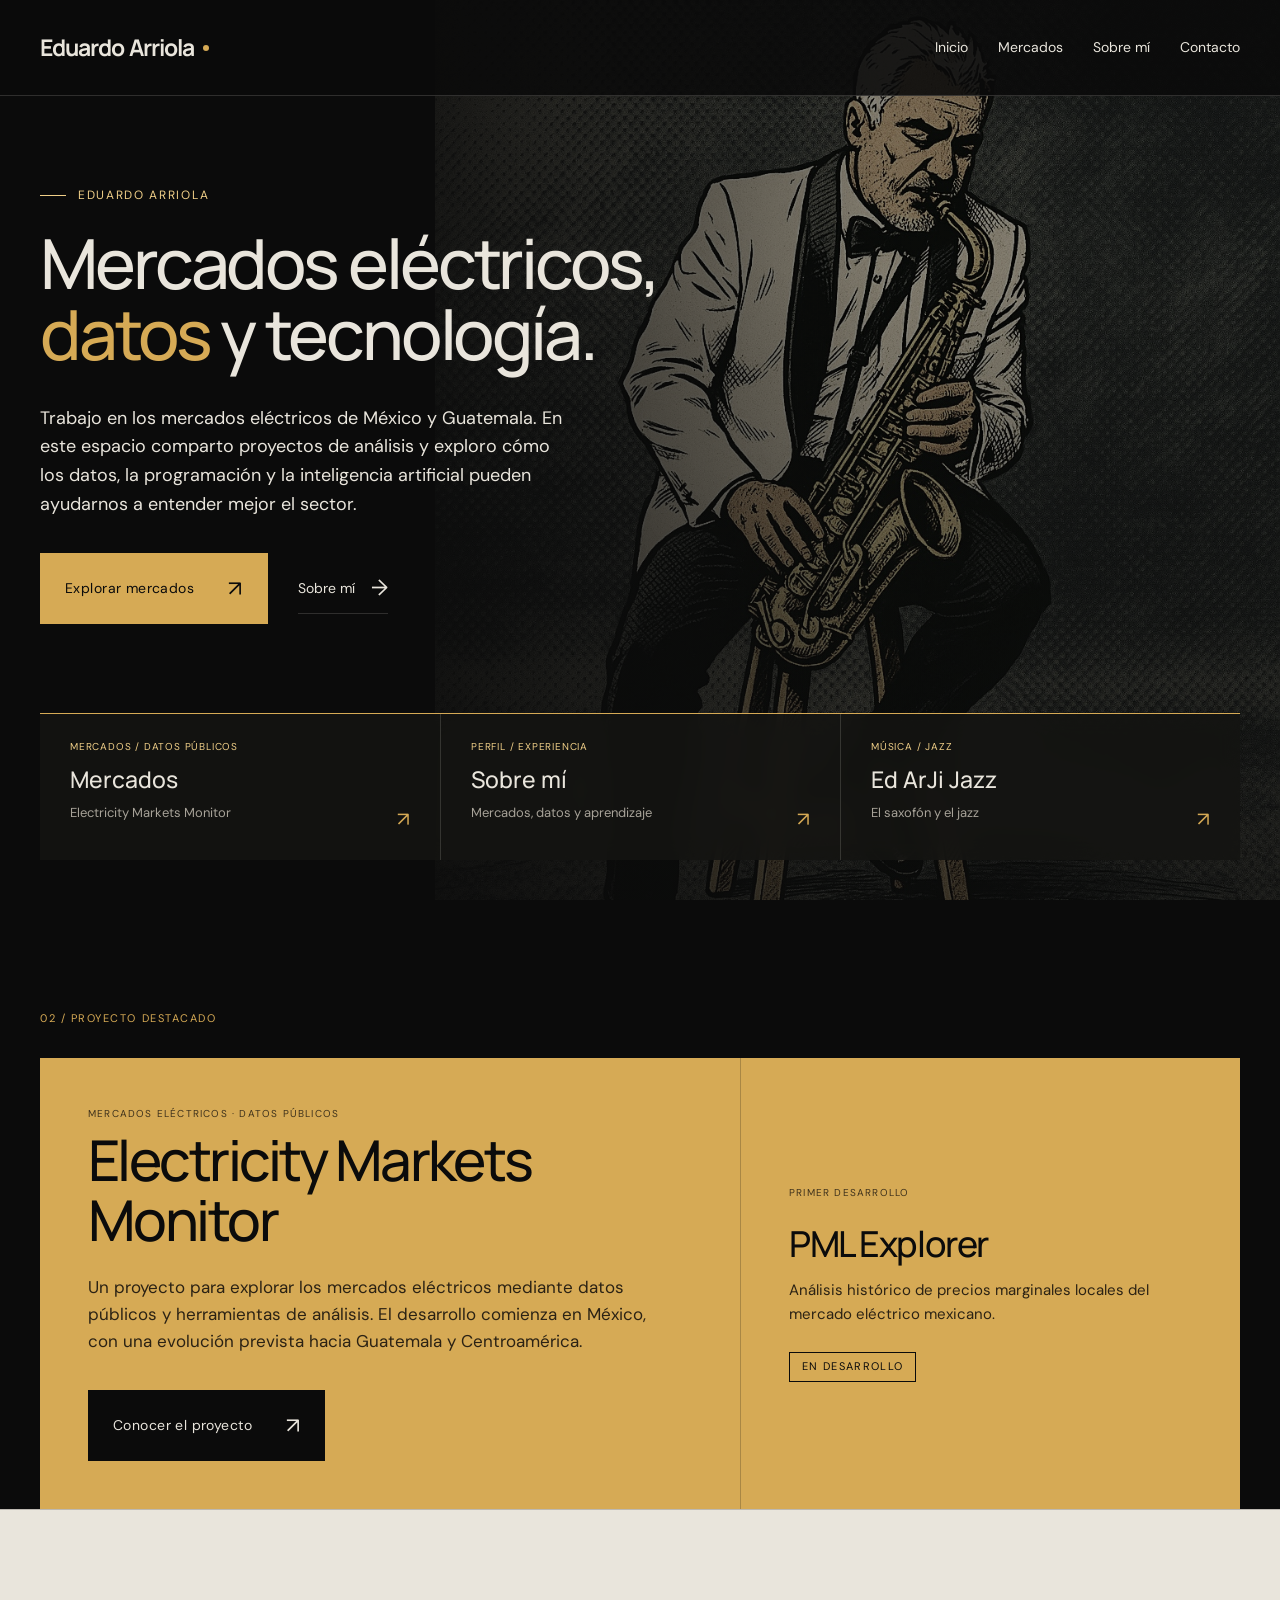
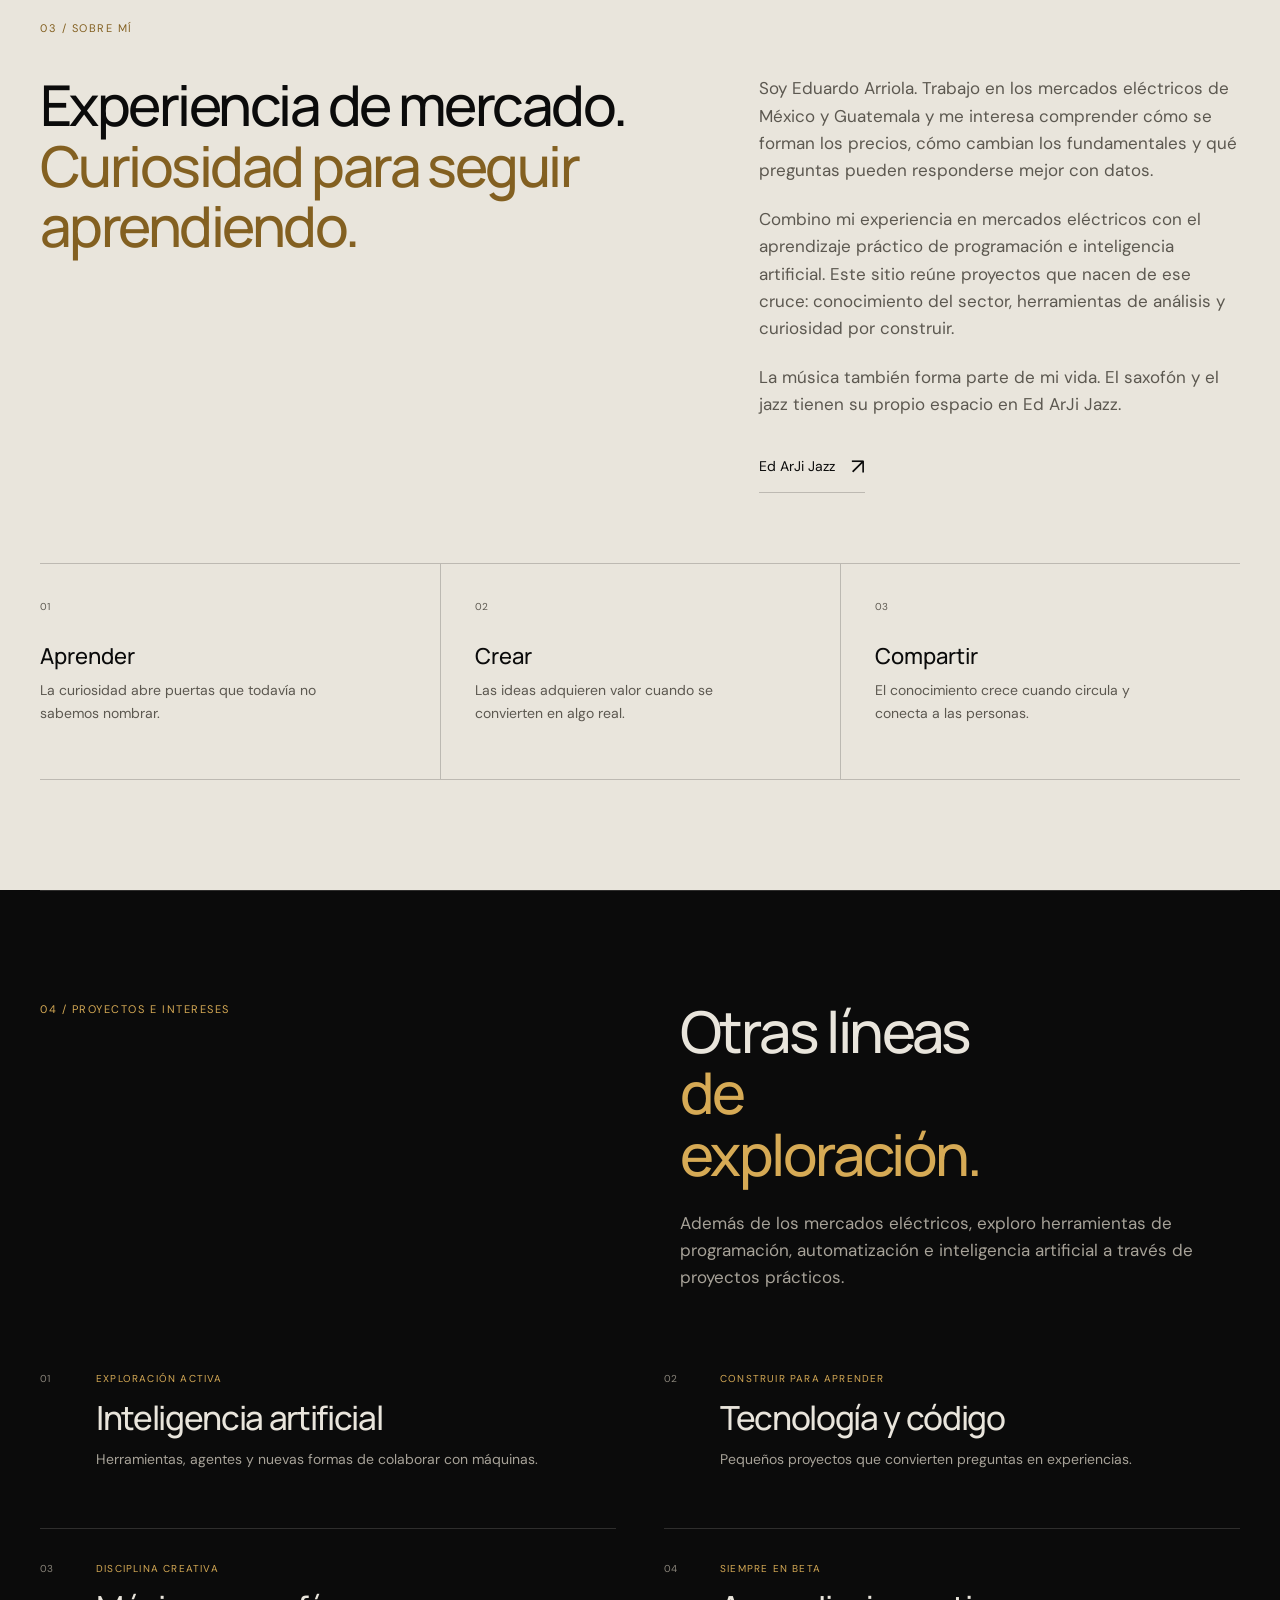
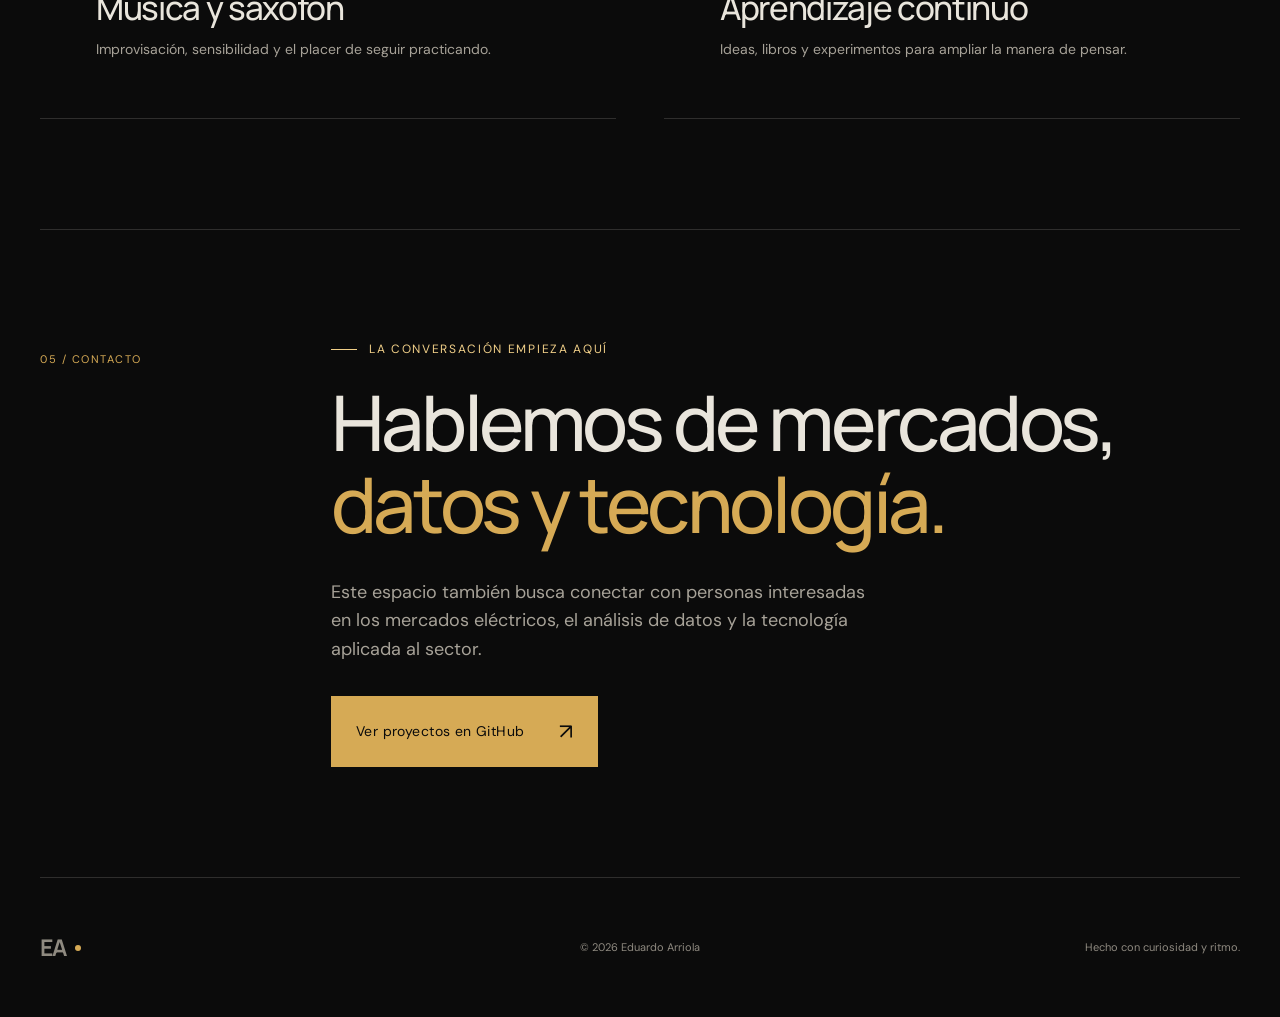
<file: index.html>
<!doctype html>
<html lang="es">
  <head>
    <meta charset="UTF-8" />
    <meta name="viewport" content="width=device-width, initial-scale=1" />
    <meta name="theme-color" content="#0b0b0b" />
    <meta
      name="description"
      content="Proyectos de Eduardo Arriola sobre mercados eléctricos, análisis de datos y tecnología. Conoce el desarrollo del Electricity Markets Monitor."
    />
    <meta name="author" content="Eduardo Arriola" />
    <meta property="og:title" content="Eduardo Arriola | Mercados eléctricos, datos y tecnología" />
    <meta
      property="og:description"
      content="Experiencia en los mercados eléctricos de México y Guatemala, proyectos de análisis de datos y tecnología aplicada al sector."
    />
    <meta property="og:type" content="website" />
    <meta property="og:url" content="https://edarji.net/" />
    <meta property="og:image" content="https://edarji.net/assets/eduardo-saxofon.jpeg" />
    <title>Eduardo Arriola | Mercados eléctricos, datos y tecnología</title>
    <link rel="icon" href="assets/favicon.svg" type="image/svg+xml" />
    <link rel="preconnect" href="https://fonts.googleapis.com" />
    <link rel="preconnect" href="https://fonts.gstatic.com" crossorigin />
    <link
      href="https://fonts.googleapis.com/css2?family=DM+Sans:wght@400;500;600&family=Manrope:wght@400;500;600;700&display=swap"
      rel="stylesheet"
    />
    <link rel="stylesheet" href="styles.css" />
    <script src="script.js" defer></script>
  </head>
  <body class="landing-page">
    <a class="skip-link" href="#contenido">Saltar al contenido</a>

    <header class="site-header" data-header>
      <a class="brand" href="#inicio" aria-label="Eduardo Arriola, inicio">
        <span>Eduardo Arriola</span><i aria-hidden="true"></i>
      </a>

      <button class="menu-toggle" type="button" aria-expanded="false" aria-controls="site-nav">
        <span class="sr-only">Abrir menú</span>
        <span></span><span></span>
      </button>

      <nav id="site-nav" class="site-nav" aria-label="Navegación principal">
        <a href="#inicio">Inicio</a>
        <a href="mercados/">Mercados</a>
        <a href="#sobre-mi">Sobre mí</a>
        <a href="#contacto">Contacto</a>
      </nav>
    </header>

    <main id="contenido">
      <section id="inicio" class="hero section-shell" aria-labelledby="hero-title">
        <div class="hero-copy reveal">
          <p class="eyebrow"><span></span> Eduardo Arriola</p>
          <h1 id="hero-title">Mercados eléctricos,<br /><em>datos</em> y tecnología.</h1>
          <p class="hero-intro">
            Trabajo en los mercados eléctricos de México y Guatemala. En este espacio comparto
            proyectos de análisis y exploro cómo los datos, la programación y la inteligencia
            artificial pueden ayudarnos a entender mejor el sector.
          </p>
          <div class="hero-actions">
            <a class="button button-primary" href="mercados/">Explorar mercados <span>↗</span></a>
            <a class="text-link" href="#sobre-mi">Sobre mí <span>→</span></a>
          </div>
        </div>

        <figure class="hero-visual reveal" data-delay="1">
          <div class="image-frame">
            <img
              src="assets/eduardo-saxofon.jpeg"
              alt="Eduardo Arriola sentado, interpretando el saxofón"
              width="1024"
              height="1536"
            />
          </div>
          <figcaption>
            <span>01</span>
            <p>La creatividad también<br />se entrena.</p>
          </figcaption>
        </figure>

        <div class="hero-topics" aria-label="Explora el sitio">
          <a href="mercados/"><small>MERCADOS / DATOS PÚBLICOS</small><strong>Mercados</strong><span>Electricity Markets Monitor <b aria-hidden="true">↗</b></span></a>
          <a href="#sobre-mi"><small>PERFIL / EXPERIENCIA</small><strong>Sobre mí</strong><span>Mercados, datos y aprendizaje <b aria-hidden="true">↗</b></span></a>
          <a href="https://edarji.mx" target="_blank" rel="noreferrer"><small>MÚSICA / JAZZ</small><strong>Ed ArJi Jazz</strong><span>El saxofón y el jazz <b aria-hidden="true">↗</b></span></a>
        </div>
      </section>

      <section id="monitor" class="featured section-shell" aria-labelledby="featured-title">
        <p class="section-number reveal">02 / Proyecto destacado</p>
        <div class="featured-card reveal" data-delay="1">
          <div class="featured-main">
            <p class="card-kicker">Mercados eléctricos · Datos públicos</p>
            <h2 id="featured-title">Electricity Markets Monitor</h2>
            <p>
              Un proyecto para explorar los mercados eléctricos mediante datos públicos y
              herramientas de análisis. El desarrollo comienza en México, con una evolución
              prevista hacia Guatemala y Centroamérica.
            </p>
            <a class="button button-dark" href="mercados/">Conocer el proyecto <span>↗</span></a>
          </div>
          <div class="featured-tool">
            <p class="card-kicker">Primer desarrollo</p>
            <h3>PML Explorer</h3>
            <p>Análisis histórico de precios marginales locales del mercado eléctrico mexicano.</p>
            <span class="status-badge">En desarrollo</span>
          </div>
        </div>
      </section>

      <section id="sobre-mi" class="about section-shell" aria-labelledby="about-title">
        <div class="section-number reveal">03 / Sobre mí</div>
        <div class="about-content">
          <h2 id="about-title" class="reveal">Experiencia de mercado.<br /><em>Curiosidad para seguir aprendiendo.</em></h2>
          <div class="about-text reveal" data-delay="1">
            <!-- EDITAR: sustituye estos párrafos por tu historia personal. -->
            <p>
              Soy Eduardo Arriola. Trabajo en los mercados eléctricos de México y Guatemala y me
              interesa comprender cómo se forman los precios, cómo cambian los fundamentales y qué
              preguntas pueden responderse mejor con datos.
            </p>
            <p>
              Combino mi experiencia en mercados eléctricos con el aprendizaje práctico de
              programación e inteligencia artificial. Este sitio reúne proyectos que nacen de ese
              cruce: conocimiento del sector, herramientas de análisis y curiosidad por construir.
            </p>
            <p>
              La música también forma parte de mi vida. El saxofón y el jazz tienen su propio
              espacio en Ed ArJi Jazz.
            </p>
            <a class="text-link" href="https://edarji.mx" target="_blank" rel="noreferrer">Ed ArJi Jazz <span>↗</span></a>
          </div>
        </div>
        <div class="principles" aria-label="Principios">
          <article class="reveal">
            <span>01</span>
            <h3>Aprender</h3>
            <p>La curiosidad abre puertas que todavía no sabemos nombrar.</p>
          </article>
          <article class="reveal" data-delay="1">
            <span>02</span>
            <h3>Crear</h3>
            <p>Las ideas adquieren valor cuando se convierten en algo real.</p>
          </article>
          <article class="reveal" data-delay="2">
            <span>03</span>
            <h3>Compartir</h3>
            <p>El conocimiento crece cuando circula y conecta a las personas.</p>
          </article>
        </div>
      </section>

      <section id="intereses" class="interests section-shell" aria-labelledby="interests-title">
        <div class="section-heading reveal">
          <p class="section-number">04 / Proyectos e intereses</p>
          <div>
            <h2 id="interests-title">Otras líneas<br /><em>de exploración.</em></h2>
            <p class="section-intro">
              Además de los mercados eléctricos, exploro herramientas de programación,
              automatización e inteligencia artificial a través de proyectos prácticos.
            </p>
          </div>
        </div>

        <div class="interest-list">
          <!-- EDITAR: cambia títulos, descripciones y etiquetas según evolucionen tus proyectos. -->
          <article class="interest-card reveal">
            <span class="card-index">01</span>
            <div>
              <p class="card-kicker">Exploración activa</p>
              <h3>Inteligencia artificial</h3>
              <p>Herramientas, agentes y nuevas formas de colaborar con máquinas.</p>
            </div>
          </article>
          <article class="interest-card reveal">
            <span class="card-index">02</span>
            <div>
              <p class="card-kicker">Construir para aprender</p>
              <h3>Tecnología y código</h3>
              <p>Pequeños proyectos que convierten preguntas en experiencias.</p>
            </div>
          </article>
          <article class="interest-card reveal">
            <span class="card-index">03</span>
            <div>
              <p class="card-kicker">Disciplina creativa</p>
              <h3>Música y saxofón</h3>
              <p>Improvisación, sensibilidad y el placer de seguir practicando.</p>
            </div>
          </article>
          <article class="interest-card reveal">
            <span class="card-index">04</span>
            <div>
              <p class="card-kicker">Siempre en beta</p>
              <h3>Aprendizaje continuo</h3>
              <p>Ideas, libros y experimentos para ampliar la manera de pensar.</p>
            </div>
          </article>
        </div>
      </section>

      <section id="contacto" class="contact section-shell" aria-labelledby="contact-title">
        <p class="section-number reveal">05 / Contacto</p>
        <div class="contact-main reveal">
          <p class="eyebrow"><span></span> La conversación empieza aquí</p>
          <h2 id="contact-title">Hablemos de mercados,<br /><em>datos y tecnología.</em></h2>
          <p>
            Este espacio también busca conectar con personas interesadas en los mercados
            eléctricos, el análisis de datos y la tecnología aplicada al sector.
          </p>
          <div class="contact-actions">
            <!-- EDITAR: puedes añadir aquí tu correo y otras redes cuando quieras. -->
            <a class="button button-primary" href="https://github.com/edarji" target="_blank" rel="noreferrer">Ver proyectos en GitHub <span>↗</span></a>
          </div>
        </div>
      </section>
    </main>

    <footer class="site-footer section-shell">
      <a class="brand" href="#inicio" aria-label="Volver al inicio"><span>EA</span><i></i></a>
      <p>© <span data-year></span> Eduardo Arriola</p>
      <p>Hecho con curiosidad y ritmo.</p>
    </footer>
  </body>
</html>
</file>
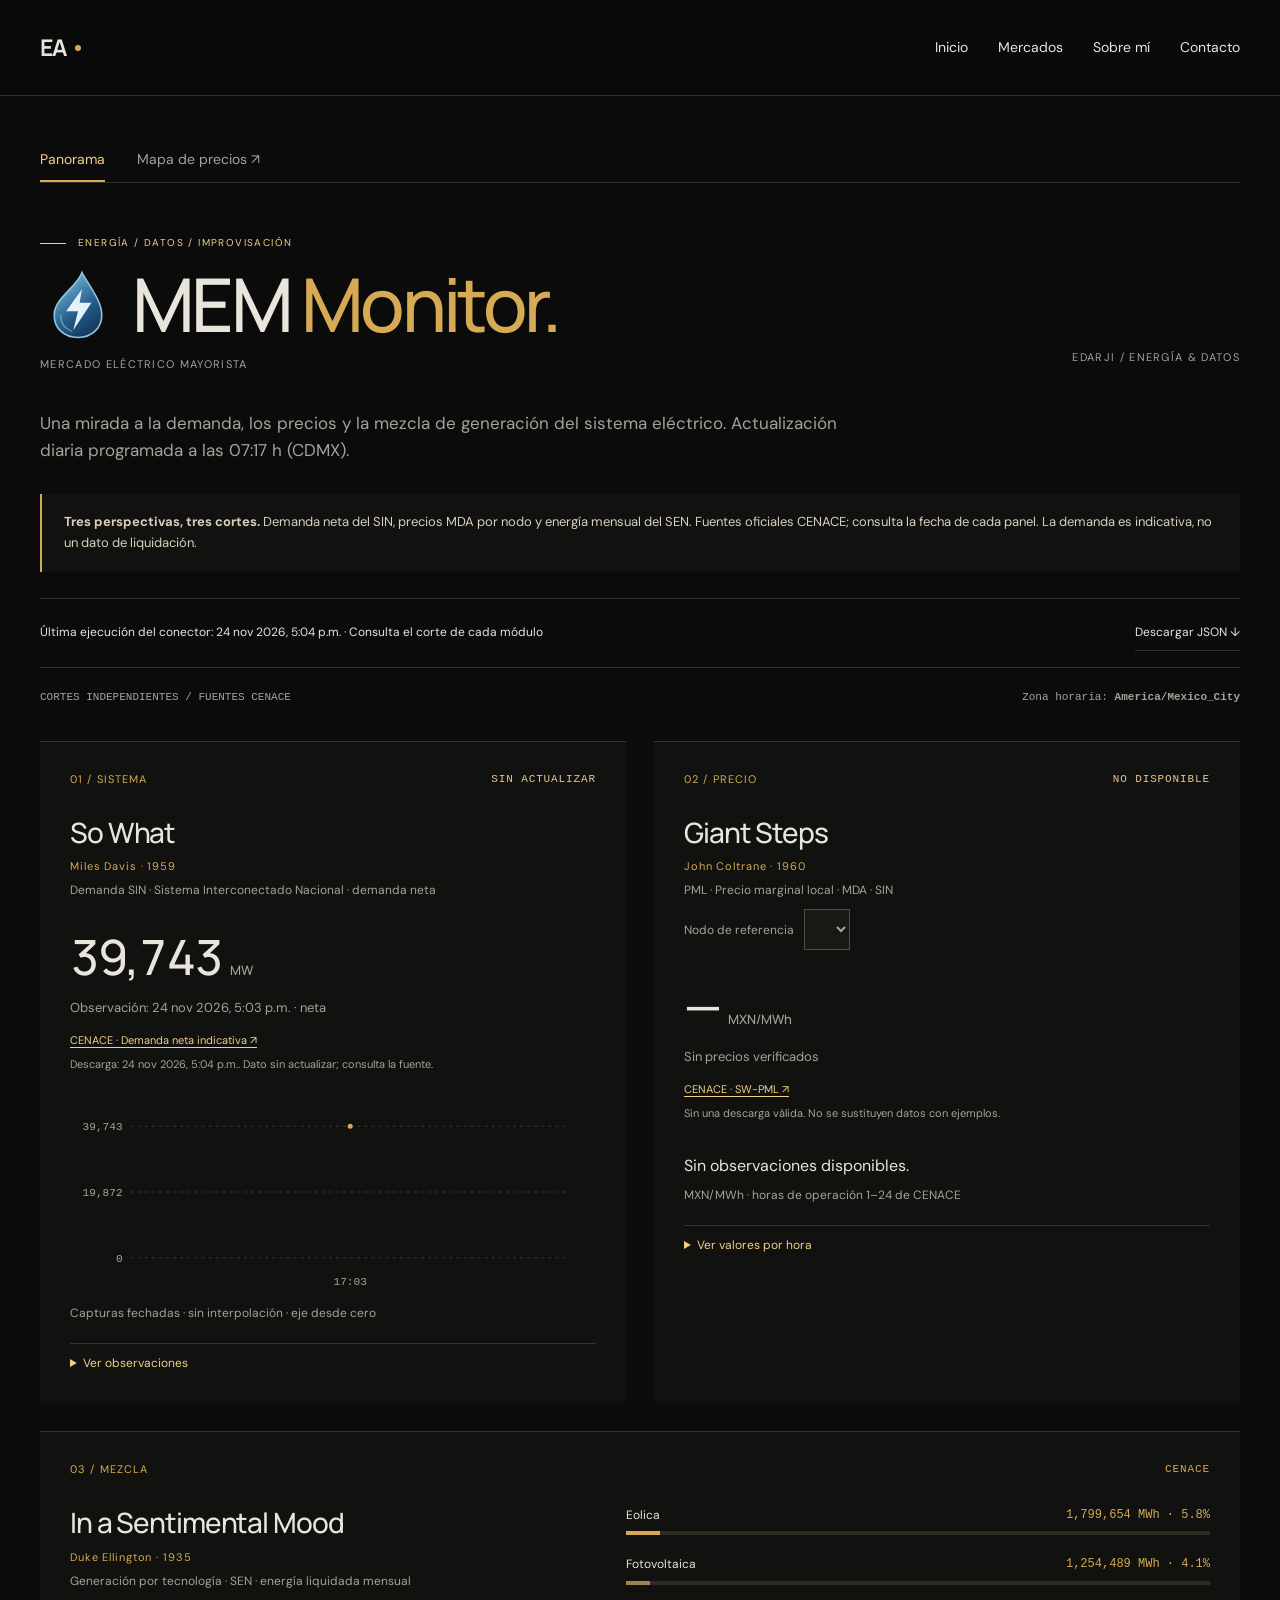
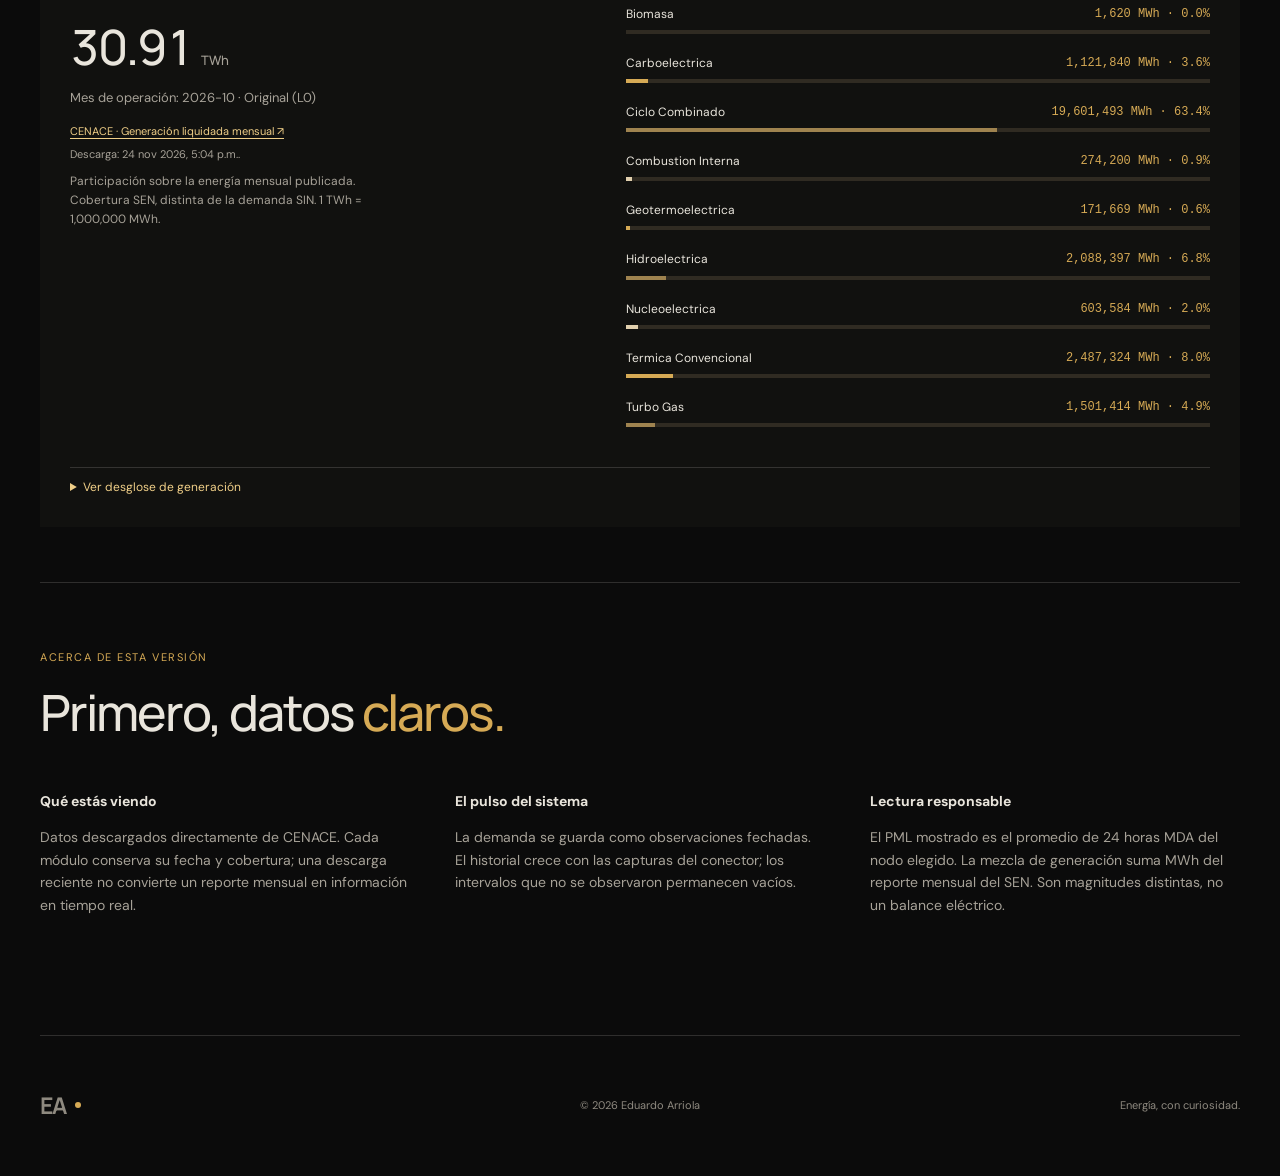
<file: mem-monitor/index.html>
<!doctype html>
<html lang="es"><head><meta charset="UTF-8"><meta name="viewport" content="width=device-width, initial-scale=1">
<meta name="theme-color" content="#0b0b0b"><meta name="description" content="MEM Monitor: demanda SIN, PML y generación por tecnología. Datos oficiales CENACE con fuentes y cortes independientes.">
<title>MEM Monitor | Mercado Eléctrico Mayorista — Eduardo Arriola</title>
<link rel="icon" href="../assets/mem-energy.svg" type="image/svg+xml">
<link rel="preconnect" href="https://fonts.googleapis.com"><link rel="preconnect" href="https://fonts.gstatic.com" crossorigin>
<link href="https://fonts.googleapis.com/css2?family=DM+Sans:wght@400;500;600&family=Manrope:wght@400;500;600;700&display=swap" rel="stylesheet">
<link rel="stylesheet" href="../styles.css"><link rel="stylesheet" href="monitor.css">
<script src="../script.js" defer></script><script src="monitor.js" defer></script></head>
<body><a class="skip-link" href="#contenido">Saltar al contenido</a>
    <header class="site-header" data-header>
      <a class="brand" href="../#inicio" aria-label="Eduardo Arriola, inicio">
        <span>EA</span><i aria-hidden="true"></i>
      </a>

      <button class="menu-toggle" type="button" aria-expanded="false" aria-controls="site-nav">
        <span class="sr-only">Abrir menú</span>
        <span></span><span></span>
      </button>

      <nav id="site-nav" class="site-nav" aria-label="Navegación principal">
        <a href="../#inicio">Inicio</a>
        <a href="../mercados/">Mercados</a>
        <a href="../#sobre-mi">Sobre mí</a>
        <a href="../#contacto">Contacto</a>
      </nav>
    </header>


<main id="contenido" class="section-shell monitor">
  <nav class="monitor-tabs" aria-label="Vistas del monitor"><a href="./" aria-current="page">Panorama</a><a href="mapa.html">Mapa de precios ↗</a></nav>
  <div class="monitor-heading"><div><p class="eyebrow"><span></span> Energía / Datos / Improvisación</p>
  <div class="mem-wordmark"><img src="../assets/mem-energy.svg" width="76" height="76" alt=""><h1>MEM <em>Monitor.</em></h1></div><p class="subtitle">Mercado Eléctrico Mayorista</p></div><span class="edition">EDARJI / ENERGÍA & DATOS</span></div>
  <p class="intro">Una mirada a la demanda, los precios y la mezcla de generación del sistema eléctrico. Actualización diaria programada a las 07:17 h (CDMX).</p>
  <aside class="notice"><strong>Tres perspectivas, tres cortes.</strong> Demanda neta del SIN, precios MDA por nodo y energía mensual del SEN. Fuentes oficiales CENACE; consulta la fecha de cada panel. La demanda es indicativa, no un dato de liquidación.</aside>
  <div class="toolbar"><p id="load-status" role="status" aria-live="polite">Cargando publicaciones de CENACE…</p><button id="retry" type="button" hidden>Reintentar</button><a class="text-link" href="data/monitor.json" download>Descargar JSON ↓</a></div>
  <noscript><p class="notice">Activa JavaScript para visualizar el monitor. También puedes descargar el JSON.</p></noscript>
  <div id="dashboard" hidden>
    <div class="overview"><p id="period"></p><p>Zona horaria: <strong id="timezone"></strong></p></div>
    <div class="monitor-grid">
      <section class="module" aria-labelledby="demand-title"><div class="module-top"><span>01 / SISTEMA</span><span class="badge" id="demand-badge">CARGANDO</span></div><h2 id="demand-title" class="jazz-title">So What<span>Miles Davis · 1959</span></h2><p class="description">Demanda SIN · Sistema Interconectado Nacional · demanda neta</p><p class="metric" id="demand-value"></p><p class="metric-caption" id="demand-caption"></p><div class="source-info" id="demand-source"></div><div id="demand-chart" class="chart"></div><p class="note">Capturas fechadas · sin interpolación · eje desde cero</p><details><summary>Ver observaciones</summary><div class="table-scroll" id="demand-table"></div></details></section>
      <section class="module" aria-labelledby="pml-title"><div class="module-top"><span>02 / PRECIO</span><span class="badge" id="pml-badge">CARGANDO</span></div><h2 id="pml-title" class="jazz-title">Giant Steps<span>John Coltrane · 1960</span></h2><p class="description">PML · Precio marginal local · <span id="market"></span></p><label for="node-select">Nodo de referencia</label><select id="node-select"></select><p class="metric" id="pml-value"></p><p class="metric-caption" id="pml-caption"></p><div class="source-info" id="pml-source"></div><div id="pml-chart" class="chart"></div><p class="note">MXN/MWh · horas de operación 1–24 de CENACE</p><details><summary>Ver valores por hora</summary><div class="table-scroll" id="pml-table"></div></details></section>
      <section class="module generation" aria-labelledby="generation-title"><div class="module-top"><span>03 / MEZCLA</span><span class="badge" id="generation-badge">CARGANDO</span></div><div class="generation-grid"><div><h2 id="generation-title" class="jazz-title">In a Sentimental Mood<span>Duke Ellington · 1935</span></h2><p class="description">Generación por tecnología · SEN · energía liquidada mensual</p><p class="metric" id="generation-value"></p><p class="metric-caption" id="generation-caption"></p><div class="source-info" id="generation-source"></div><p class="note">Participación sobre la energía mensual publicada. Cobertura SEN, distinta de la demanda SIN. 1 TWh = 1,000,000 MWh.</p></div><div id="generation-bars"></div></div><details><summary>Ver desglose de generación</summary><div class="table-scroll" id="generation-table"></div></details></section>
    </div>
  </div>
  <section class="method" aria-labelledby="method-title"><p class="section-number">Acerca de esta versión</p><h2 id="method-title">Primero, datos <em>claros.</em></h2><div class="method-grid"><div><h3>Qué estás viendo</h3><p>Datos descargados directamente de CENACE. Cada módulo conserva su fecha y cobertura; una descarga reciente no convierte un reporte mensual en información en tiempo real.</p></div><div><h3>El pulso del sistema</h3><p>La demanda se guarda como observaciones fechadas. El historial crece con las capturas del conector; los intervalos que no se observaron permanecen vacíos.</p></div><div><h3>Lectura responsable</h3><p>El PML mostrado es el promedio de 24 horas MDA del nodo elegido. La mezcla de generación suma MWh del reporte mensual del SEN. Son magnitudes distintas, no un balance eléctrico.</p></div></div></section>
</main><footer class="site-footer section-shell"><a class="brand" href="../"><span>EA</span><i></i></a><p>© <span data-year></span> Eduardo Arriola</p><p>Energía, con curiosidad.</p></footer></body></html>
</file>
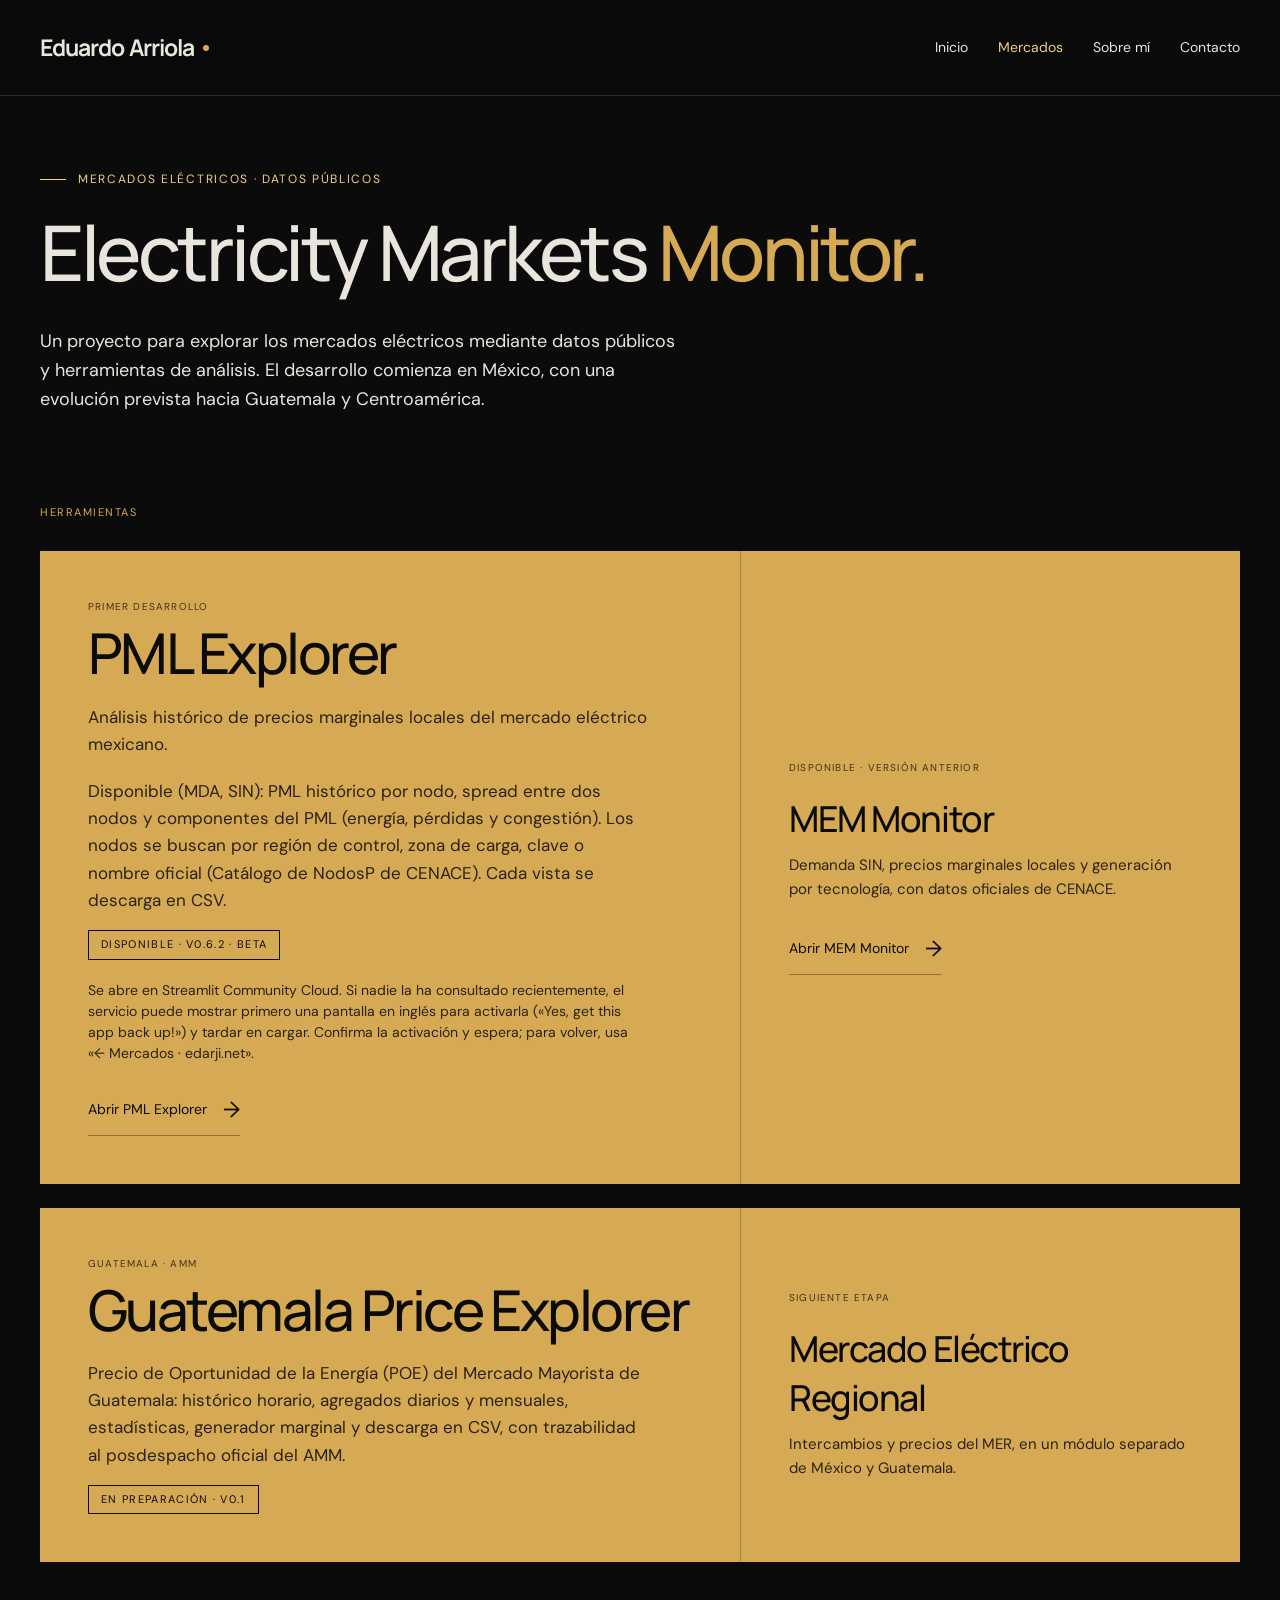
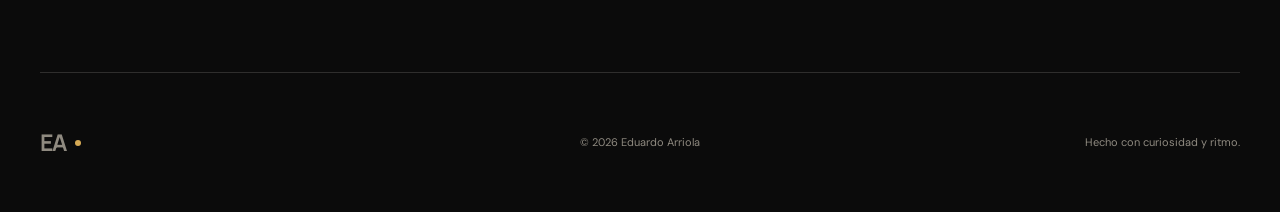
<file: mercados/index.html>
<!doctype html>
<html lang="es">
  <head>
    <meta charset="UTF-8" />
    <meta name="viewport" content="width=device-width, initial-scale=1" />
    <meta name="theme-color" content="#0b0b0b" />
    <meta
      name="description"
      content="Electricity Markets Monitor: un proyecto de Eduardo Arriola para explorar los mercados eléctricos mediante datos públicos y herramientas de análisis."
    />
    <meta name="author" content="Eduardo Arriola" />
    <meta property="og:title" content="Electricity Markets Monitor | Eduardo Arriola" />
    <meta
      property="og:description"
      content="Un proyecto para explorar los mercados eléctricos mediante datos públicos y herramientas de análisis."
    />
    <meta property="og:type" content="website" />
    <meta property="og:url" content="https://edarji.net/mercados/" />
    <meta property="og:image" content="https://edarji.net/assets/eduardo-saxofon.jpeg" />
    <title>Electricity Markets Monitor | Eduardo Arriola</title>
    <link rel="icon" href="../assets/favicon.svg" type="image/svg+xml" />
    <link rel="preconnect" href="https://fonts.googleapis.com" />
    <link rel="preconnect" href="https://fonts.gstatic.com" crossorigin />
    <link
      href="https://fonts.googleapis.com/css2?family=DM+Sans:wght@400;500;600&family=Manrope:wght@400;500;600;700&display=swap"
      rel="stylesheet"
    />
    <link rel="stylesheet" href="../styles.css" />
    <script src="../script.js" defer></script>
  </head>
  <body class="markets-page">
    <a class="skip-link" href="#contenido">Saltar al contenido</a>

    <header class="site-header" data-header>
      <a class="brand" href="../" aria-label="Eduardo Arriola, inicio">
        <span>Eduardo Arriola</span><i aria-hidden="true"></i>
      </a>

      <button class="menu-toggle" type="button" aria-expanded="false" aria-controls="site-nav">
        <span class="sr-only">Abrir menú</span>
        <span></span><span></span>
      </button>

      <nav id="site-nav" class="site-nav" aria-label="Navegación principal">
        <a href="../">Inicio</a>
        <a href="./" aria-current="page">Mercados</a>
        <a href="../#sobre-mi">Sobre mí</a>
        <a href="../#contacto">Contacto</a>
      </nav>
    </header>

    <main id="contenido" class="section-shell markets">
      <section class="markets-intro" aria-labelledby="markets-title">
        <p class="eyebrow"><span></span> Mercados eléctricos · Datos públicos</p>
        <h1 id="markets-title">Electricity Markets <em>Monitor.</em></h1>
        <p class="markets-lead">
          Un proyecto para explorar los mercados eléctricos mediante datos públicos y herramientas
          de análisis. El desarrollo comienza en México, con una evolución prevista hacia Guatemala
          y Centroamérica.
        </p>
      </section>

      <section class="markets-tools" aria-labelledby="tools-title">
        <p class="section-number" id="tools-title">Herramientas</p>
        <div class="featured-card">
          <div class="featured-main">
            <p class="card-kicker">Primer desarrollo</p>
            <h2>PML Explorer</h2>
            <p>Análisis histórico de precios marginales locales del mercado eléctrico mexicano.</p>
            <p>Disponible (MDA, SIN): PML histórico por nodo, spread entre dos nodos y componentes del PML (energía, pérdidas y congestión). Los nodos se buscan por región de control, zona de carga, clave o nombre oficial (Catálogo de NodosP de CENACE). Cada vista se descarga en CSV.</p>
            <span class="status-badge">Disponible · v0.6.2 · beta</span>
            <p class="activation-note" id="pml-activacion">Se abre en Streamlit Community Cloud. Si nadie la ha consultado recientemente, el servicio puede mostrar primero una pantalla en inglés para activarla («Yes, get this app back up!») y tardar en cargar. Confirma la activación y espera; para volver, usa «← Mercados · edarji.net».</p>
            <a class="text-link" href="https://pml-explorer.streamlit.app/" aria-describedby="pml-activacion">Abrir PML Explorer <span>→</span></a>
          </div>
          <div class="featured-tool">
            <p class="card-kicker">Disponible · Versión anterior</p>
            <h3>MEM Monitor</h3>
            <p>
              Demanda SIN, precios marginales locales y generación por tecnología, con datos
              oficiales de CENACE.
            </p>
            <a class="text-link" href="../mem-monitor/">Abrir MEM Monitor <span>→</span></a>
          </div>
        </div>
        <div class="featured-card">
          <div class="featured-main">
            <p class="card-kicker">Guatemala · AMM</p>
            <h2>Guatemala Price Explorer</h2>
            <p>Precio de Oportunidad de la Energía (POE) del Mercado Mayorista de Guatemala: histórico horario, agregados diarios y mensuales, estadísticas, generador marginal y descarga en CSV, con trazabilidad al posdespacho oficial del AMM.</p>
            <span class="status-badge">En preparación · v0.1</span>
          </div>
          <div class="featured-tool">
            <p class="card-kicker">Siguiente etapa</p>
            <h3>Mercado Eléctrico Regional</h3>
            <p>Intercambios y precios del MER, en un módulo separado de México y Guatemala.</p>
          </div>
        </div>
      </section>
    </main>

    <footer class="site-footer section-shell">
      <a class="brand" href="../" aria-label="Volver al inicio"><span>EA</span><i></i></a>
      <p>© <span data-year></span> Eduardo Arriola</p>
      <p>Hecho con curiosidad y ritmo.</p>
    </footer>
  </body>
</html>
</file>
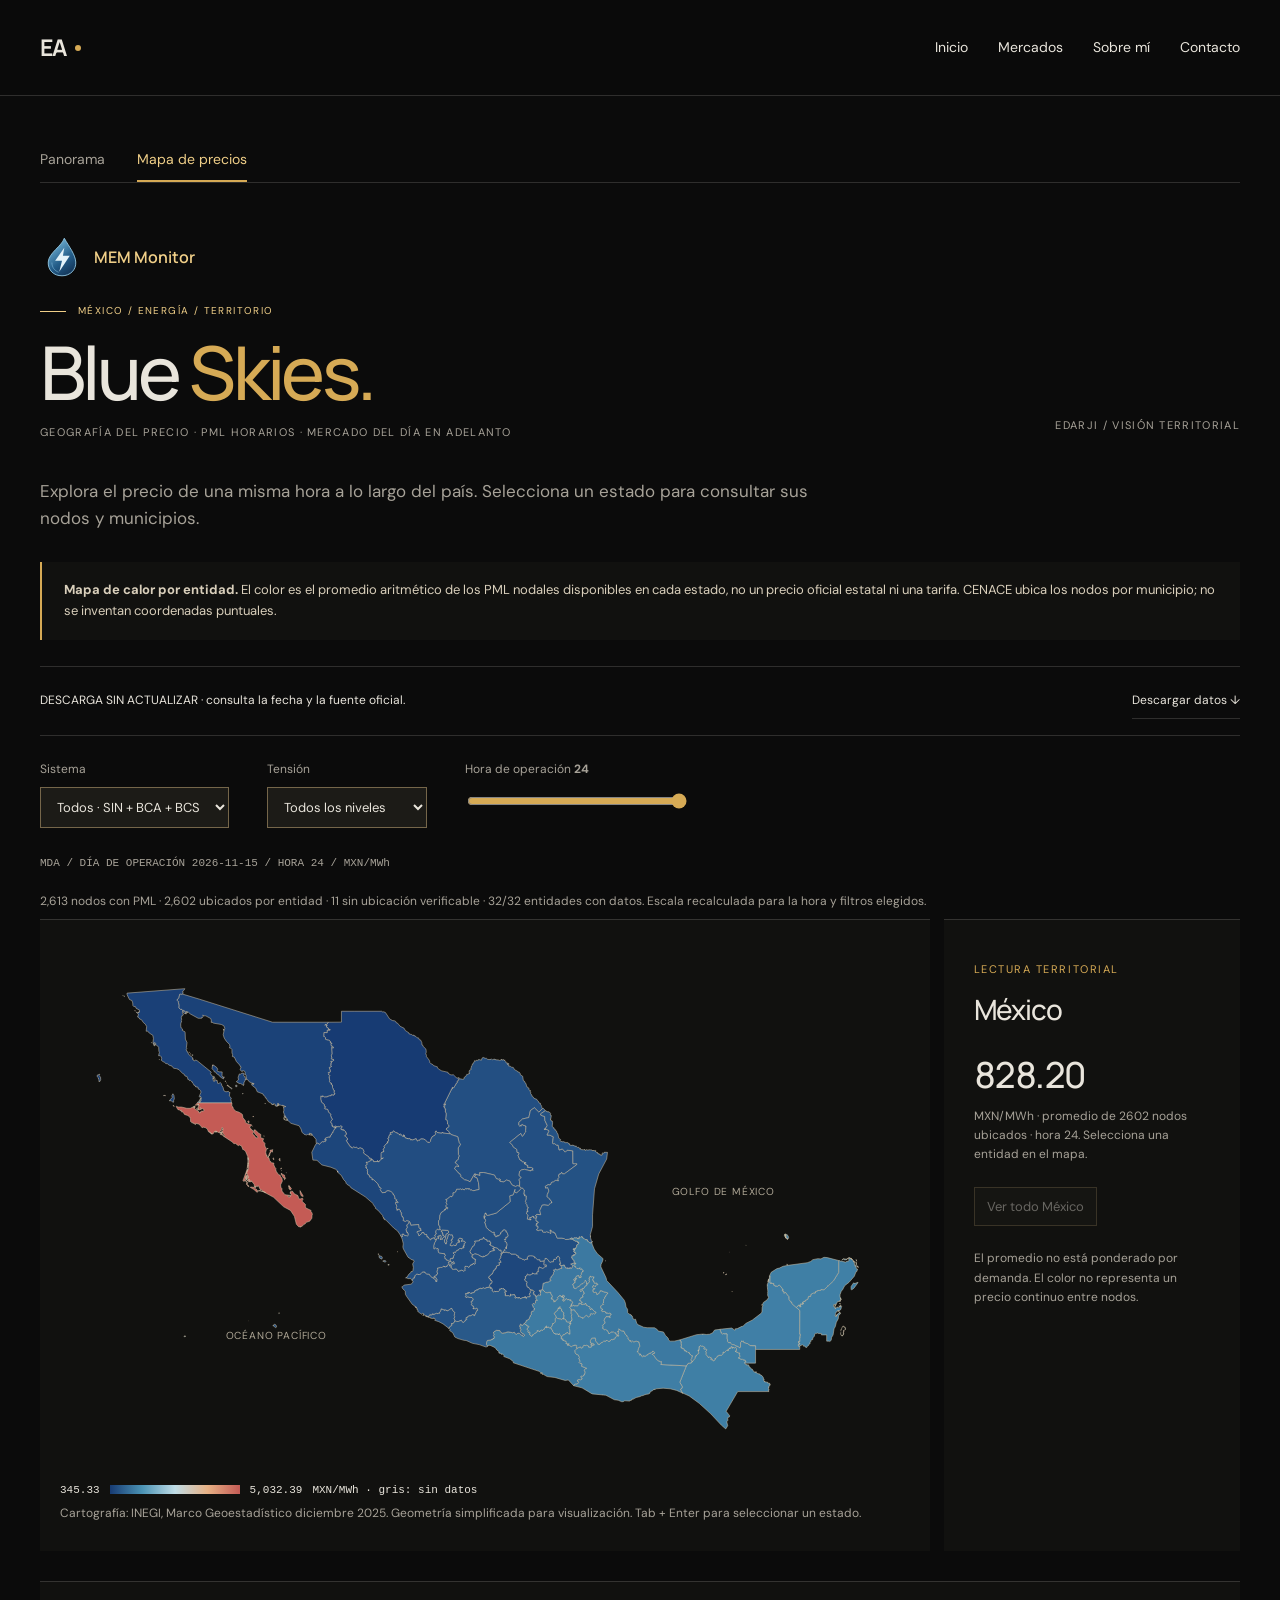
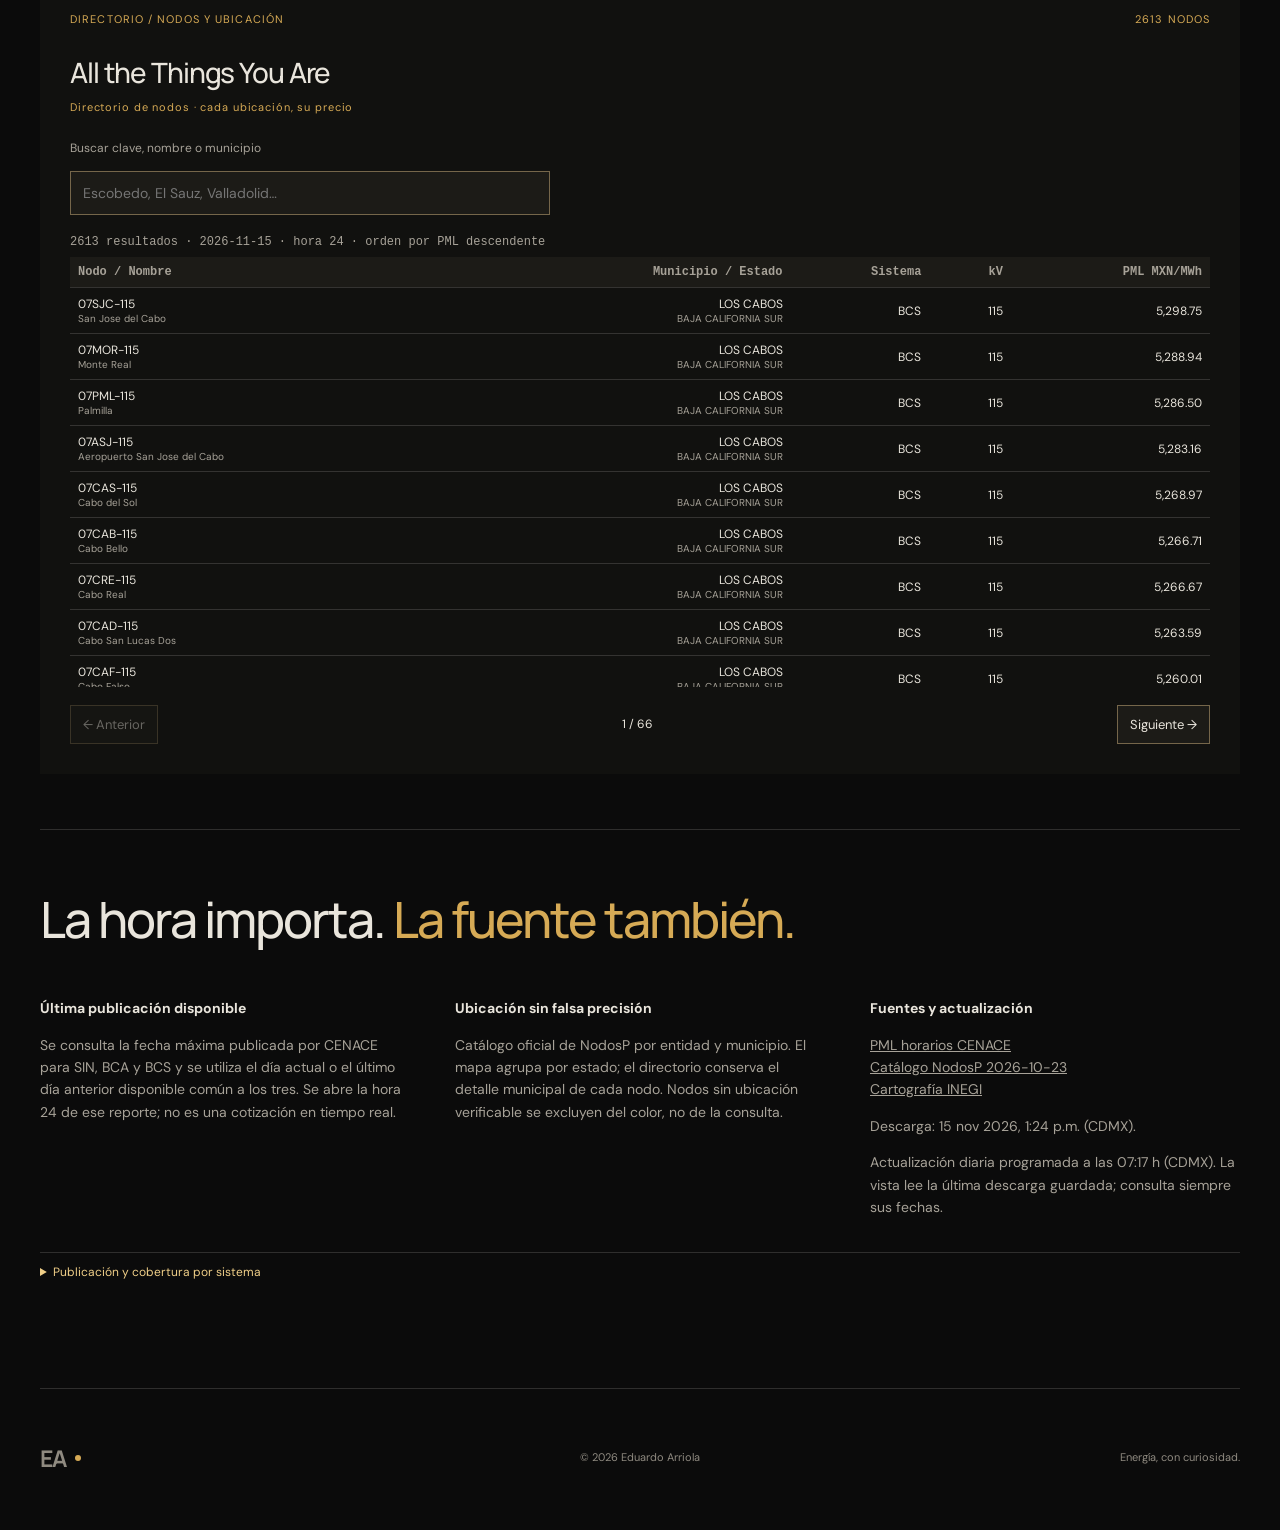
<file: mem-monitor/mapa.html>
<!doctype html>
<html lang="es"><head><meta charset="UTF-8"><meta name="viewport" content="width=device-width, initial-scale=1">
<meta name="theme-color" content="#0b0b0b"><meta name="description" content="MEM Monitor: demanda SIN, PML y generación por tecnología. Datos oficiales CENACE con fuentes y cortes independientes.">
<title>Mapa de precios PML | MEM Monitor — Eduardo Arriola</title>
<link rel="icon" href="../assets/mem-energy.svg" type="image/svg+xml">
<link rel="preconnect" href="https://fonts.googleapis.com"><link rel="preconnect" href="https://fonts.gstatic.com" crossorigin>
<link href="https://fonts.googleapis.com/css2?family=DM+Sans:wght@400;500;600&family=Manrope:wght@400;500;600;700&display=swap" rel="stylesheet">
<link rel="stylesheet" href="../styles.css"><link rel="stylesheet" href="monitor.css">
<script src="../script.js" defer></script><script src="mapa.js" defer></script></head>
<body><a class="skip-link" href="#contenido">Saltar al contenido</a>
    <header class="site-header" data-header>
      <a class="brand" href="../#inicio" aria-label="Eduardo Arriola, inicio">
        <span>EA</span><i aria-hidden="true"></i>
      </a>

      <button class="menu-toggle" type="button" aria-expanded="false" aria-controls="site-nav">
        <span class="sr-only">Abrir menú</span>
        <span></span><span></span>
      </button>

      <nav id="site-nav" class="site-nav" aria-label="Navegación principal">
        <a href="../#inicio">Inicio</a>
        <a href="../mercados/">Mercados</a>
        <a href="../#sobre-mi">Sobre mí</a>
        <a href="../#contacto">Contacto</a>
      </nav>
    </header>


<main id="contenido" class="section-shell monitor map-page">
<nav class="monitor-tabs" aria-label="Vistas del monitor"><a href="./">Panorama</a><a href="mapa.html" aria-current="page">Mapa de precios</a></nav>
<div class="monitor-heading"><div><a class="map-brand" href="./"><img src="../assets/mem-energy.svg" width="44" height="44" alt="">MEM Monitor</a><p class="eyebrow"><span></span> México / Energía / Territorio</p><h1>Blue <em>Skies.</em></h1><p class="subtitle">Geografía del precio · PML horarios · Mercado del Día en Adelanto</p></div><span class="edition">EDARJI / VISIÓN TERRITORIAL</span></div>
<p class="intro">Explora el precio de una misma hora a lo largo del país. Selecciona un estado para consultar sus nodos y municipios.</p>
<aside class="notice"><strong>Mapa de calor por entidad.</strong> El color es el promedio aritmético de los PML nodales disponibles en cada estado, no un precio oficial estatal ni una tarifa. CENACE ubica los nodos por municipio; no se inventan coordenadas puntuales.</aside>
<div class="toolbar"><p id="map-status" role="status" aria-live="polite">Cargando mapa y precios oficiales…</p><button id="map-retry" type="button" hidden>Reintentar</button><a href="data/price-map.json" class="text-link" download>Descargar datos ↓</a></div>
<noscript><p class="notice">Activa JavaScript o descarga el JSON para consultar los datos.</p></noscript>
<div id="map-content" hidden>
<div class="map-controls"><label>Sistema<select id="system-filter"><option value="all">Todos · SIN + BCA + BCS</option><option>SIN</option><option>BCA</option><option>BCS</option></select></label><label>Tensión<select id="voltage-filter"><option value="all">Todos los niveles</option><option value="400">400 kV</option></select></label><label>Hora de operación <strong id="hour-value">24</strong><input id="hour-filter" type="range" min="1" max="24" value="24" step="1"></label></div>
<p id="map-period" class="overview"></p><p id="map-coverage" class="note"></p>
<div class="map-layout"><section class="map-canvas module" aria-label="Mapa de México"><svg id="mexico-map" viewBox="0 0 1000 640" role="group" aria-label="Estados de México coloreados por PML promedio. Activa un estado para consultar los nodos."></svg><div class="map-legend"><span id="legend-min"></span><span class="legend-gradient" aria-hidden="true"></span><span id="legend-max"></span><span>MXN/MWh · gris: sin datos</span></div><p class="note">Cartografía: INEGI, Marco Geoestadístico diciembre 2025. Geometría simplificada para visualización. Tab + Enter para seleccionar un estado.</p></section>
<aside class="module map-summary"><p class="section-number">Lectura territorial</p><h2 id="selected-state">México</h2><p class="metric" id="state-price">—</p><p class="note" id="state-summary"></p><button id="clear-state" type="button">Ver todo México</button><p class="note">El promedio no está ponderado por demanda. El color no representa un precio continuo entre nodos.</p><div id="selected-nodes"></div></aside></div>
<section class="module node-directory" aria-labelledby="directory-title"><div class="module-top"><span>DIRECTORIO / NODOS Y UBICACIÓN</span><span id="node-count"></span></div><h2 id="directory-title" class="jazz-title">All the Things You Are<span>Directorio de nodos · cada ubicación, su precio</span></h2><label for="node-search">Buscar clave, nombre o municipio</label><input id="node-search" type="search" placeholder="Escobedo, El Sauz, Valladolid…"><div class="table-scroll"><table><caption id="table-caption"></caption><thead><tr><th scope="col">Nodo / Nombre</th><th scope="col">Municipio / Estado</th><th scope="col">Sistema</th><th scope="col">kV</th><th scope="col">PML MXN/MWh</th></tr></thead><tbody id="node-rows"></tbody></table></div><div class="pagination"><button id="previous-page" type="button">← Anterior</button><span id="page-label"></span><button id="next-page" type="button">Siguiente →</button></div></section>
<section class="method"><h2>La hora importa. <em>La fuente también.</em></h2><div class="method-grid"><div><h3>Última publicación disponible</h3><p>Se consulta la fecha máxima publicada por CENACE para SIN, BCA y BCS y se utiliza el día actual o el último día anterior disponible común a los tres. Se abre la hora 24 de ese reporte; no es una cotización en tiempo real.</p></div><div><h3>Ubicación sin falsa precisión</h3><p>Catálogo oficial de NodosP por entidad y municipio. El mapa agrupa por estado; el directorio conserva el detalle municipal de cada nodo. Nodos sin ubicación verificable se excluyen del color, no de la consulta.</p></div><div><h3>Fuentes y actualización</h3><p id="map-sources"></p><p id="map-download"></p><p>Actualización diaria programada a las 07:17 h (CDMX). La vista lee la última descarga guardada; consulta siempre sus fechas.</p></div></div><details><summary>Publicación y cobertura por sistema</summary><ul id="report-details"></ul></details></section>
</div>
</main><footer class="site-footer section-shell"><a class="brand" href="../"><span>EA</span><i></i></a><p>© <span data-year></span> Eduardo Arriola</p><p>Energía, con curiosidad.</p></footer></body></html>
</file>
<file: styles.css>
:root {
  --ink: #0b0b0b;
  --ink-soft: #11110f;
  --paper: #e9e5dc;
  --muted: #a7a298;
  --gold: #d6aa55;
  --gold-light: #f0cf88;
  --line: rgba(233, 229, 220, 0.16);
  --font-display: "Manrope", sans-serif;
  --font-body: "DM Sans", sans-serif;
  --shell: min(1200px, calc(100% - 48px));
}

* { box-sizing: border-box; }
html { scroll-behavior: smooth; scroll-padding-top: 90px; }
body {
  margin: 0;
  background: var(--ink);
  color: var(--paper);
  font-family: var(--font-body);
  font-size: 16px;
  line-height: 1.6;
  overflow-x: hidden;
}
body::before {
  content: "";
  position: fixed;
  inset: 0;
  pointer-events: none;
  opacity: 0.05;
  z-index: 20;
  background-image: url("data:image/svg+xml,%3Csvg viewBox='0 0 180 180' xmlns='http://www.w3.org/2000/svg'%3E%3Cfilter id='n'%3E%3CfeTurbulence type='fractalNoise' baseFrequency='.85' numOctaves='4' stitchTiles='stitch'/%3E%3C/filter%3E%3Crect width='100%25' height='100%25' filter='url(%23n)' opacity='.55'/%3E%3C/svg%3E");
}
a { color: inherit; text-decoration: none; }
img { display: block; max-width: 100%; }
button { color: inherit; font: inherit; }
.section-shell { width: var(--shell); margin-inline: auto; }
.sr-only, .skip-link:not(:focus) { position: absolute; width: 1px; height: 1px; padding: 0; overflow: hidden; clip: rect(0,0,0,0); white-space: nowrap; border: 0; }
.skip-link:focus { position: fixed; z-index: 100; top: 12px; left: 12px; padding: 10px 16px; background: var(--gold); color: var(--ink); }

.site-header {
  position: fixed;
  z-index: 10;
  inset: 0 0 auto;
  height: 82px;
  display: flex;
  align-items: center;
  justify-content: space-between;
  padding-inline: max(24px, calc((100vw - 1200px) / 2));
  transition: background .3s, border-color .3s;
  border-bottom: 1px solid transparent;
}
.site-header.scrolled { background: rgba(11,11,11,.88); border-color: var(--line); backdrop-filter: blur(16px); }
.brand { display: inline-flex; align-items: center; gap: 9px; font: 700 19px/1 var(--font-display); letter-spacing: -.06em; }
.brand i { width: 6px; height: 6px; border-radius: 50%; background: var(--gold); }
.site-nav { display: flex; gap: 34px; font-size: 13px; letter-spacing: .04em; }
.site-nav a { color: var(--muted); transition: color .2s; }
.site-nav a:hover, .site-nav a.active { color: var(--paper); }
.menu-toggle { display: none; background: none; border: 0; padding: 10px 0 10px 10px; }

.hero { min-height: 100svh; display: grid; grid-template-columns: .95fr .75fr; gap: clamp(40px, 7vw, 105px); align-items: center; padding-block: 130px 70px; position: relative; }
.hero::before { content: ""; position: absolute; width: 620px; height: 620px; left: -430px; top: 25%; border: 1px solid rgba(214,170,85,.12); border-radius: 50%; box-shadow: 0 0 0 100px rgba(214,170,85,.018), 0 0 0 200px rgba(214,170,85,.012); }
.eyebrow { display: flex; align-items: center; gap: 12px; margin: 0 0 22px; color: var(--gold-light); font-size: 12px; letter-spacing: .14em; text-transform: uppercase; }
.eyebrow span { width: 26px; height: 1px; background: currentColor; }
h1, h2 { margin: 0; font-family: var(--font-display); font-weight: 500; letter-spacing: -.065em; line-height: .98; }
h1 { font-size: clamp(58px, 7vw, 106px); }
h1 em, h2 em { color: var(--gold); font-family: Georgia, serif; font-weight: 400; }
.hero-intro { max-width: 550px; margin: 34px 0; color: var(--muted); font-size: clamp(17px, 1.4vw, 20px); }
.hero-intro strong { color: var(--paper); font-weight: 500; }
.hero-actions, .contact-actions { display: flex; align-items: center; gap: 30px; }
.button { display: inline-flex; align-items: center; justify-content: space-between; gap: 34px; min-width: 225px; padding: 15px 18px; border: 1px solid var(--gold); font-size: 13px; letter-spacing: .03em; transition: color .25s, background .25s, transform .25s; }
.button:hover { transform: translateY(-2px); }
.button-primary { background: var(--gold); color: var(--ink); }
.button-primary:hover { background: var(--gold-light); }
.text-link { display: inline-flex; gap: 16px; align-items: center; padding-block: 8px; border-bottom: 1px solid var(--line); font-size: 14px; transition: border-color .2s; }
.text-link:hover { border-color: var(--gold); }
.hero-visual { margin: 0; position: relative; justify-self: end; width: min(100%, 500px); }
.image-frame { overflow: hidden; aspect-ratio: .74; background: #181914; }
.image-frame img { width: 100%; height: 100%; object-fit: cover; filter: saturate(.85) contrast(1.04); transition: transform 1.1s cubic-bezier(.2,.7,.2,1); }
.hero-visual:hover img { transform: scale(1.025); }
.hero-visual figcaption { position: absolute; left: -56px; bottom: 28px; display: flex; align-items: flex-start; gap: 16px; background: var(--paper); color: var(--ink); padding: 16px 20px; }
.hero-visual figcaption span { color: #88703d; font-size: 10px; }
.hero-visual figcaption p { margin: 0; font-size: 13px; line-height: 1.35; }
.scroll-cue { position: absolute; bottom: 30px; left: 0; display: flex; align-items: center; gap: 10px; color: #747068; font-size: 10px; letter-spacing: .12em; text-transform: uppercase; }
.scroll-cue span { width: 1px; height: 24px; background: var(--gold); animation: pulse 1.8s infinite; }

.about, .interests, .contact { padding-block: clamp(100px, 13vw, 190px); border-top: 1px solid var(--line); }
.section-number { color: var(--gold); font-size: 11px; letter-spacing: .14em; text-transform: uppercase; }
.about-content { display: grid; grid-template-columns: 1fr .75fr; gap: 9vw; margin-block: 44px 100px; }
h2 { font-size: clamp(48px, 6vw, 83px); }
.about-text { color: var(--muted); font-size: 18px; }
.about-text p { margin: 0 0 22px; }
.principles { display: grid; grid-template-columns: repeat(3,1fr); border-top: 1px solid var(--line); border-bottom: 1px solid var(--line); }
.principles article { min-height: 215px; padding: 28px 34px 28px 0; }
.principles article + article { padding-left: 34px; border-left: 1px solid var(--line); }
.principles span, .card-index { color: #8a857b; font-size: 10px; }
.principles h3 { margin: 34px 0 8px; font: 500 22px var(--font-display); }
.principles p { max-width: 280px; margin: 0; color: var(--muted); font-size: 14px; }

.interests { display: grid; grid-template-columns: .72fr 1fr; gap: 9vw; align-items: start; }
.section-heading { position: sticky; top: 130px; }
.section-heading .section-number { margin: 0 0 36px; }
.interest-list { border-top: 1px solid var(--line); }
.interest-card { display: grid; grid-template-columns: 36px 1fr 28px; gap: 20px; padding: 31px 0; border-bottom: 1px solid var(--line); outline: none; transition: padding .3s, background .3s; }
.interest-card:hover, .interest-card:focus-visible { padding-inline: 18px; background: rgba(214,170,85,.045); }
.card-kicker { margin: 0 0 8px; color: var(--gold); font-size: 10px; letter-spacing: .12em; text-transform: uppercase; }
.interest-card h3 { margin: 0 0 8px; font: 500 clamp(24px, 2.6vw, 34px) var(--font-display); letter-spacing: -.04em; }
.interest-card p:last-child { margin: 0; color: var(--muted); font-size: 14px; }
.card-arrow { color: var(--gold); align-self: center; font-size: 20px; transition: transform .25s; }
.interest-card:hover .card-arrow { transform: translate(3px,-3px); }

.contact { min-height: 76vh; display: grid; grid-template-columns: .32fr 1fr; align-content: center; background: radial-gradient(circle at 80% 50%, rgba(214,170,85,.07), transparent 34%); }
.contact-main { max-width: 820px; }
.contact-main h2 { font-size: clamp(58px, 8vw, 116px); }
.contact-main > p:not(.eyebrow) { max-width: 550px; color: var(--muted); font-size: 18px; margin: 32px 0; }
.site-footer { min-height: 110px; display: grid; grid-template-columns: 1fr auto 1fr; align-items: center; gap: 30px; border-top: 1px solid var(--line); color: #8f8a80; font-size: 11px; }
.site-footer p:last-child { text-align: right; }

.reveal { opacity: 0; transform: translateY(22px); transition: opacity .8s ease, transform .8s ease; }
.reveal[data-delay="1"] { transition-delay: .12s; }
.reveal[data-delay="2"] { transition-delay: .24s; }
.reveal.is-visible { opacity: 1; transform: none; }
@keyframes pulse { 0%,100% { transform: scaleY(.45); transform-origin: top; } 50% { transform: scaleY(1); } }

@media (max-width: 820px) {
  :root { --shell: min(100% - 32px, 680px); }
  .site-header { height: 68px; padding-inline: 16px; }
  .menu-toggle { display: grid; gap: 6px; z-index: 2; }
  .menu-toggle span:not(.sr-only) { width: 24px; height: 1px; background: var(--paper); transition: transform .25s; }
  .menu-toggle[aria-expanded="true"] span:nth-last-child(2) { transform: translateY(3.5px) rotate(45deg); }
  .menu-toggle[aria-expanded="true"] span:last-child { transform: translateY(-3.5px) rotate(-45deg); }
  .site-nav { position: fixed; inset: 0; display: flex; flex-direction: column; justify-content: center; padding: 40px; background: rgba(11,11,11,.97); transform: translateX(100%); visibility: hidden; transition: transform .35s ease, visibility 0s linear .35s; }
  .site-nav.open { transform: none; visibility: visible; transition: transform .35s ease, visibility 0s; }
  /* Con el encabezado «scrolled», backdrop-filter haría que el panel fijo midiera solo el alto del encabezado. */
  .site-header.menu-open { backdrop-filter: none; }
  .site-nav a { font: 500 34px var(--font-display); color: var(--paper); }
  .hero { grid-template-columns: 1fr; gap: 50px; min-height: auto; padding-top: 120px; }
  .hero-copy { position: relative; z-index: 1; }
  .hero-visual { width: min(92%, 480px); justify-self: end; }
  .hero-visual figcaption { left: -9%; }
  .scroll-cue { display: none; }
  .about-content, .interests, .contact { grid-template-columns: 1fr; }
  .about-content { gap: 38px; margin-bottom: 70px; }
  .principles { grid-template-columns: 1fr; }
  .principles article { min-height: auto; padding: 28px 0; }
  .principles article + article { padding-left: 0; border-left: 0; border-top: 1px solid var(--line); }
  .section-heading { position: static; }
  .interests { gap: 70px; }
  .contact { gap: 36px; }
}

@media (max-width: 480px) {
  h1 { font-size: clamp(50px, 15vw, 66px); }
  .hero-actions, .contact-actions { align-items: flex-start; flex-direction: column; gap: 18px; }
  .button { width: 100%; }
  .hero-visual { width: 100%; }
  .hero-visual figcaption { left: -8px; bottom: 16px; }
  .about, .interests, .contact { padding-block: 90px; }
  .interest-card { grid-template-columns: 24px 1fr 20px; gap: 12px; }
  .site-footer { grid-template-columns: 1fr 1fr; padding-block: 28px; }
  .site-footer p { margin: 0; text-align: right; }
  .site-footer p:last-child { display: none; }
}

@media (prefers-reduced-motion: reduce) {
  html { scroll-behavior: auto; }
  *, *::before, *::after { animation-duration: .01ms !important; animation-iteration-count: 1 !important; transition-duration: .01ms !important; }
  .reveal { opacity: 1; transform: none; }
}

/* Editorial identity: broad image-led opening and a restrained black/cream/gold palette. */
body::before { display:none; }
:root { --shell:min(1320px,calc(100% - 80px)); }
h1,h2 { font-weight:500; letter-spacing:-.045em; line-height:1.07; }
h1 em,h2 em { font-family:var(--font-display); font-style:normal; font-weight:inherit; }
.site-header { height:96px; padding-inline:max(40px,calc((100vw - 1320px)/2)); border-bottom:1px solid var(--line); background:rgba(11,11,11,.88); }
.brand { font-size:23px; letter-spacing:-.04em; }
.site-nav { gap:30px; font-size:14px; letter-spacing:0; }
.site-nav a { color:var(--paper); }
.site-nav a:hover { color:var(--gold-light); }
.button { padding:17px 24px; font-size:14px; border-radius:0; }
.button span,.text-link span { font-size:22px; }
a:focus-visible,button:focus-visible,select:focus-visible,input:focus-visible,summary:focus-visible { outline:2px solid var(--gold); outline-offset:5px; }
.landing-page .hero { width:100%; min-height:max(850px,min(1000px,100svh)); height:auto; padding:160px max(40px,calc((100vw - 1320px)/2)) 250px; display:flex; align-items:center; isolation:isolate; }
.landing-page .hero::before { display:none; }
.landing-page .hero-copy { max-width:770px; z-index:2; }
.landing-page .hero h1 { font-size:clamp(52px,5.4vw,82px); line-height:1.03; }
.landing-page .hero-intro { color:var(--paper); max-width:530px; font-size:18px; }
.landing-page .hero-visual { position:absolute; inset:0 0 0 auto; width:66%; height:100%; z-index:-2; }
.landing-page .image-frame { width:100%; height:100%; aspect-ratio:auto; }
.landing-page .image-frame img { object-position:50% 36%; filter:saturate(.6) brightness(.72); }
.landing-page .hero::after { content:""; position:absolute; inset:0; z-index:-1; background:linear-gradient(90deg,#0b0b0b 10%,rgba(11,11,11,.93) 28%,rgba(11,11,11,.25) 69%),linear-gradient(0deg,rgba(11,11,11,.55),transparent 70%); }
.landing-page .hero-visual figcaption { display:none; }
.hero-topics { position:absolute; inset:auto max(40px,calc((100vw - 1320px)/2)) 40px; display:grid; grid-template-columns:repeat(3,1fr); background:rgba(20,20,18,.86); backdrop-filter:blur(12px); border-top:1px solid var(--gold); }
.hero-topics a { padding:25px 30px; display:grid; gap:8px; }
.hero-topics a+a { border-left:1px solid var(--line); }
.hero-topics small { color:var(--gold-light); letter-spacing:.08em; font-size:10px; }
.hero-topics strong { font:500 23px var(--font-display); }
.hero-topics span { display:flex; justify-content:space-between; gap:20px; color:var(--muted); font-size:13px; }
.hero-topics b { color:var(--gold); font-size:20px; font-weight:400; }
.hero-topics a:hover { background:rgba(214,170,85,.09); }
.landing-page .about { width:100%; background:var(--paper); color:var(--ink); padding:110px max(40px,calc((100vw - 1320px)/2)); --muted:#5c5850; --line:rgba(11,11,11,.2); --gold:#836021; }
.landing-page .about-content { gap:6vw; margin-block:38px 70px; }
.landing-page .about h2 { font-size:clamp(40px,4.4vw,64px); }
.landing-page .about-text { font-size:17px; }
.landing-page .principles h3 { margin-top:24px; }
.landing-page .interests { grid-template-columns:1fr; gap:48px; padding-block:110px; }
.landing-page .section-heading { position:static; display:flex; justify-content:space-between; gap:30px; align-items:start; }
.landing-page .section-heading h2 { font-size:clamp(40px,4.5vw,64px); width:62%; }
.landing-page .interest-list { display:grid; grid-template-columns:repeat(2,minmax(0,1fr)); border-top:0; gap:0 48px; }
.landing-page .interest-card { padding:32px 0; min-height:190px; }
.landing-page .section-intro { max-width:560px; margin:24px 0 0; color:var(--muted); font-size:17px; }
/* Proyecto destacado: reutiliza el bloque dorado que antes tenía la tarjeta del monitor. */
.featured { padding-block:110px 0; }
.featured .section-number { margin:0 0 30px; }
.featured-card { display:grid; grid-template-columns:1.4fr 1fr; background:var(--gold); color:var(--ink); }
.featured-card + .featured-card { margin-top:24px; }
.featured-main { padding:48px; }
.featured-card .card-kicker { color:#3f321c; }
.featured-card h2 { font-size:clamp(38px,4.4vw,60px); }
.featured-main > p:not(.card-kicker) { max-width:560px; margin:24px 0 34px; color:#2b2214; font-size:17px; }
.featured-tool { padding:48px; border-left:1px solid rgba(11,11,11,.22); display:flex; flex-direction:column; justify-content:center; gap:10px; }
.featured-tool h3 { margin:0; font:500 clamp(28px,2.8vw,38px) var(--font-display); letter-spacing:-.04em; }
.featured-tool p:not(.card-kicker) { margin:0; color:#2b2214; font-size:15px; }
.status-badge { display:inline-block; align-self:flex-start; margin-top:16px; padding:5px 12px; border:1px solid var(--ink); font-size:11px; letter-spacing:.12em; text-transform:uppercase; }
.featured-main > p.activation-note { max-width:560px; margin:20px 0 4px; color:#2b2214; font-size:14px; line-height:1.5; }
.button-dark { background:var(--ink); color:var(--paper); border-color:var(--ink); }
.button-dark:hover { background:#2b2a26; }
.featured-card a:focus-visible { outline-color:var(--ink); }
.about-text .text-link { color:var(--ink); }
.landing-page .contact { padding-block:110px; min-height:620px; background:none; }
.landing-page .contact-main h2 { font-size:clamp(50px,6vw,88px); }
.site-footer { padding-block:32px; min-height:140px; }
@media(max-width:820px) {
 :root { --shell:calc(100% - 40px); }
 .site-header { height:76px; padding-inline:20px; }
 .site-nav { gap:24px; }.site-nav a { font-size:28px; }
 .landing-page .hero { height:auto; min-height:1050px; padding:150px 20px 350px; align-items:flex-start; }
 .landing-page .hero-visual { width:100%; opacity:.68; }
 .landing-page .hero::after { background:linear-gradient(90deg,rgba(11,11,11,.9),rgba(11,11,11,.25)),linear-gradient(0deg,#0b0b0b,transparent 75%); }
 .hero-topics { inset:auto 20px 30px; grid-template-columns:1fr; }
 .hero-topics a { padding:17px 20px; }.hero-topics a+a { border-left:0; border-top:1px solid var(--line); }
 .hero-topics strong { font-size:20px; }.hero-topics span { font-size:12px; }
 .landing-page .about { padding:70px 20px; }.landing-page .about-content { gap:30px; }
 .landing-page .section-heading { display:block; }.landing-page .section-heading h2 { width:auto; }
 .landing-page .interests,.landing-page .contact { padding-block:75px; }
 .landing-page .interest-list { grid-template-columns:1fr; }
 .featured { padding-top:75px; }
 .featured-card { grid-template-columns:1fr; }
 .featured-main,.featured-tool { padding:28px 22px; }
 .featured-tool { border-left:0; border-top:1px solid rgba(11,11,11,.22); }
}
@media(max-width:480px) {
 .landing-page .hero { min-height:1060px; padding-top:125px; padding-bottom:370px; }
 .landing-page .hero h1 { font-size:clamp(43px,11vw,58px); }
 .landing-page .hero-intro { font-size:16px; margin-block:24px; }
 .landing-page .hero-actions { gap:12px; }.landing-page .hero-actions .button { width:auto; }
 .brand { font-size:20px; }
}
.landing-page .about .principles span { color:#5c5850; }
/* Página /mercados: presentación estática del Electricity Markets Monitor. */
.markets { padding-block:170px 110px; }
.markets h1 { font-size:clamp(46px,6vw,88px); }
.markets-lead { max-width:640px; margin:34px 0 0; color:var(--paper); font-size:18px; }
.markets-tools { margin-top:90px; }
.markets-tools .section-number { margin:0 0 30px; }
.markets-tools .featured-main > p:not(.card-kicker) { margin:20px 0 0; }
.featured-tool .text-link,.featured-main .text-link { align-self:flex-start; margin-top:12px; border-color:rgba(11,11,11,.35); }
.featured-tool .text-link:hover,.featured-main .text-link:hover { border-color:var(--ink); }
.featured-main .text-link { display:flex; width:fit-content; margin-top:20px; }
.site-nav a[aria-current="page"] { color:var(--gold-light); }
@media(max-width:820px) { .markets { padding-block:120px 75px; } .markets-tools { margin-top:60px; } }
</file>
<file: mem-monitor/monitor.css>
/* MEM Monitor uses the shared black, cream and gold editorial identity. */
.site-nav a[aria-current="page"] { color:var(--gold-light); }
.monitor { padding-top: 124px; padding-bottom: 50px; --terminal: #d6aa55; }
.monitor-heading,.module-top,.toolbar,.overview { display:flex; justify-content:space-between; align-items:center; gap:16px; flex-wrap:wrap; }
.monitor h1 { font-size:clamp(40px,6vw,72px); letter-spacing:-.055em; }
.monitor h1 em { font-style:normal; font-family:var(--font-display); font-weight:500; color:var(--terminal); }
.monitor .eyebrow { font-size:10px; margin-bottom:14px; }
.subtitle { margin:12px 0 0; color:var(--muted); }
.badge { display:inline-block; border:1px solid #695330; padding:3px 7px; color:var(--terminal); font:11px ui-monospace,monospace; letter-spacing:.08em; white-space:nowrap; }
.intro { color:var(--muted); max-width:720px; font-size:14px; }
.notice { border-left:3px solid var(--terminal); background:#211d15; padding:12px 16px; font-size:13px; color:#d9cfbb; }
.toolbar { border-block:1px solid var(--line); margin-top:18px; font-size:12px; padding:8px 0; }
.toolbar p { margin:0; }
.toolbar a { font-size:12px; }
.overview { font:11px ui-monospace,monospace; color:var(--muted); padding:12px 0; }
.monitor-grid { display:grid; grid-template-columns:1fr 1fr; gap:14px; }
.module { min-width:0; background:#11110f; border:1px solid #39362f; padding:20px; }
.module-top { margin:-20px -20px 20px; padding:9px 14px; background:#1c1b17; border-bottom:1px solid #39362f; font:11px ui-monospace,monospace; color:var(--terminal); }
.module-top .badge { border:0; padding:0; }
.monitor h2 { font:600 24px var(--font-display); letter-spacing:-.04em; }
.description,.metric-caption,.note { color:var(--muted); font-size:12px; margin:8px 0; }
.metric { font:500 clamp(28px,3.3vw,42px) ui-monospace,SFMono-Regular,Consolas,monospace; color:var(--terminal); margin:22px 0 4px; letter-spacing:-.06em; }
.metric small { font-size:13px; letter-spacing:0; color:var(--muted); }
.chart { margin-top:20px; }
.chart svg { width:100%; height:auto; display:block; }
.chart text { fill:#a7a298; font:11px ui-monospace,monospace; }
.chart .gridline { stroke:#39362f; stroke-dasharray:3 4; }
.chart .trace { fill:none; stroke:var(--terminal); stroke-width:2; stroke-linejoin:round; }
.chart .area { fill:rgba(214,170,85,.08); }
.monitor label { color:var(--muted); font-size:12px; margin-right:10px; }
.monitor select,.monitor button { background:#1c1b17; color:var(--paper); border:1px solid #75664a; padding:7px 10px; font:12px ui-monospace,monospace; max-width:100%; }
.monitor button { cursor:pointer; }
:focus-visible { outline:2px solid var(--gold-light); outline-offset:4px; }
.generation { grid-column:1/-1; }
.generation-grid { display:grid; grid-template-columns:1fr 1.2fr; gap:40px; }
.generation .note { max-width:330px; }
.bar-row { margin-bottom:14px; }
.bar-label { display:flex; justify-content:space-between; gap:12px; font-size:12px; }
.bar-label span:last-child { font-family:ui-monospace,monospace; white-space:nowrap; color:var(--terminal); }
.bar-track { background:#302b22; height:6px; margin-top:6px; }
.bar-fill { background:var(--terminal); height:100%; }
details { border-top:1px solid var(--line); margin-top:20px; padding-top:10px; font-size:12px; }
summary { cursor:pointer; color:var(--gold-light); }
.table-scroll { overflow-x:auto; max-height:310px; margin-top:12px; }
table { width:100%; border-collapse:collapse; font:12px ui-monospace,monospace; }
caption { text-align:left; color:var(--muted); padding:8px 0; }
th,td { text-align:right; padding:8px; border-bottom:1px solid var(--line); }
th:first-child,td:first-child { text-align:left; }
th { color:var(--muted); position:sticky; top:0; background:#1c1b17; }
.method { border-top:1px solid var(--line); margin-top:40px; padding:24px 0; }
.method h2 { font-size:32px; }.method-grid { display:grid; grid-template-columns:repeat(3,1fr); gap:30px; }
.method h3 { font-size:14px; }.method p:not(.section-number) { font-size:13px; color:var(--muted); }
[hidden] { display:none !important; }
@media(max-width:820px) { .monitor { padding-top:100px; }.monitor-grid,.generation-grid,.method-grid { grid-template-columns:1fr; }.generation-grid { gap:20px; }.module { padding:16px; }.module-top { margin:-16px -16px 16px; }.toolbar { align-items:flex-start; } }

.edition { font:10px ui-monospace,monospace; letter-spacing:.16em; color:var(--gold); border-block:1px solid var(--line); padding:10px 0; }
.monitor-heading { border-top:2px solid var(--gold); padding-top:28px; }
.monitor .subtitle { letter-spacing:.12em; text-transform:uppercase; font-size:11px; }
.module { box-shadow:inset 0 1px 0 rgba(214,170,85,.04); }
.source-info { font-size:11px; color:var(--muted); margin-top:14px; }
.source-info a { color:var(--gold-light); text-decoration:underline; text-underline-offset:3px; }
.source-info p { margin:6px 0 0; }
.badge[data-status="stale"],.badge[data-status="unavailable"] { color:#edc390; }
.bar-row:nth-child(3n+2) .bar-fill { background:#9f834f; }
.bar-row:nth-child(3n) .bar-fill { background:#e1d0ae; }
@media(max-width:820px) { .site-nav { background:rgba(11,11,11,.98); }.bar-label { flex-wrap:wrap; gap:2px; } }
.monitor-tabs { display:flex; gap:24px; margin-bottom:28px; border-bottom:1px solid var(--line); font-size:13px; }
.monitor-tabs a { padding:10px 0; color:var(--muted); }
.monitor-tabs a[aria-current="page"] { color:var(--gold-light); border-bottom:2px solid var(--gold); }
.map-controls { display:flex; gap:28px; flex-wrap:wrap; padding:24px 0 6px; }
.map-controls label { display:grid; gap:8px; min-width:160px; }
.map-controls input { accent-color:var(--gold); width:220px; }
.map-controls label:last-child { display:block; }.map-controls label:last-child input { display:block; margin-top:14px; }
.map-layout { display:grid; grid-template-columns:minmax(0,3fr) minmax(230px,1fr); gap:14px; }
.map-canvas { padding:14px; background:radial-gradient(ellipse at center,#28251d,#11110f 75%); }
#mexico-map { width:100%; height:auto; display:block; }
#mexico-map .state { stroke:#d4c6aa; stroke-width:.6; cursor:pointer; transition:fill .18s; }
#mexico-map .state:hover,#mexico-map .state:focus,#mexico-map .state.selected { stroke:#fff; stroke-width:2; outline:none; }
#mexico-map text { fill:#afa796; font:12px var(--font-body); pointer-events:none; letter-spacing:.08em; }
.map-legend { display:flex; align-items:center; gap:10px; font:11px ui-monospace,monospace; flex-wrap:wrap; }
.legend-gradient { width:130px; height:9px; background:linear-gradient(90deg,#173b73,#4c94b5,#bfdce6,#e7b185,#c45b55); }
.map-summary .metric { font-size:30px; }.map-summary button { margin:15px 0; }
.node-directory { margin-top:20px; }
.node-directory input { display:block; width:min(100%,480px); margin:12px 0; padding:12px; color:var(--paper); background:#1c1b17; border:1px solid #75664a; font:14px var(--font-body); }
.node-directory td { font:12px var(--font-body); }.node-directory td small { display:block; color:var(--muted); }.node-directory .table-scroll { max-height:460px; }
.pagination { display:flex; justify-content:space-between; align-items:center; gap:10px; margin-top:18px; font-size:12px; }
.monitor button:disabled { opacity:.4; cursor:default; }
#selected-nodes { font-size:12px; }#selected-nodes a { display:block; color:var(--gold-light); padding-block:8px; border-top:1px solid var(--line); }
#map-sources a { text-decoration:underline; }#report-details { font-size:12px; overflow-wrap:anywhere; }
@media(max-width:820px) { .map-layout { grid-template-columns:1fr; }.map-page h1 { font-size:clamp(38px,8vw,60px); }.map-controls { gap:16px; }.map-canvas { padding:8px; } }
.mem-wordmark { display:flex; align-items:center; gap:16px; }.mem-wordmark img { flex:none; width:76px; height:76px; }
.map-brand { display:inline-flex; align-items:center; gap:10px; margin-bottom:24px; color:var(--gold-light); font:600 16px var(--font-display); }
@media(max-width:480px) { .mem-wordmark { gap:9px; }.mem-wordmark img { width:44px; height:44px; }.mem-wordmark h1 { font-size:clamp(30px,8vw,40px); } }

.monitor { padding-top:138px; }
.monitor-heading { border-top:0; padding:34px 0 12px; align-items:flex-end; }
.monitor h1 { font-size:clamp(42px,5.8vw,84px); line-height:1.06; letter-spacing:-.05em; }
.intro { font-size:17px; max-width:820px; margin:24px 0 30px; }
.monitor-tabs { font-size:14px; margin-bottom:18px; gap:32px; }
.edition { border:0; color:var(--muted); font:11px var(--font-body); letter-spacing:.12em; }
.notice { padding:18px 22px; font-size:13px; background:var(--ink-soft); border-left:2px solid var(--gold); }
.toolbar { padding-block:16px; margin-top:26px; }
.monitor-grid { gap:28px; margin-top:15px; }
.module { padding:30px; border:0; border-top:1px solid var(--line); background:var(--ink-soft); box-shadow:none; }
.module-top { margin:0 0 30px; padding:0; border:0; background:none; font:11px var(--font-body); letter-spacing:.1em; }
.monitor h2 { font-weight:500; font-size:28px; }
.metric { font-family:var(--font-display); font-size:clamp(34px,3.8vw,54px); color:var(--paper); letter-spacing:-.04em; font-variant-numeric:tabular-nums; }
.metric-caption { font-size:13px; }.source-info { line-height:1.6; }
.chart { margin-top:30px; }.chart circle { fill:var(--gold); }
.monitor select,.monitor button { padding:10px 12px; font-family:var(--font-body); font-size:13px; }
.generation-grid { gap:70px; }.bar-row { margin-bottom:20px; }.bar-track { height:4px; }
.method { padding-block:55px; margin-top:55px; }.method h2 { font-size:clamp(32px,4vw,50px); }.method-grid { margin-top:30px; gap:45px; }
.method p:not(.section-number) { font-size:14px; }
.map-canvas { background:#11110f; padding:20px; }
.map-summary .metric { font-size:36px; }
.node-directory { margin-top:30px; }.node-directory h2 { margin-bottom:20px; }
@media(max-width:820px) {
 .monitor { padding-top:106px; }.monitor-heading { padding-top:15px; }.intro { font-size:15px; }
 .module { padding:20px; }.module-top { margin:0 0 24px; }.generation-grid { gap:30px; }.monitor-grid { gap:18px; }
 .map-canvas { padding:8px; }.method-grid { gap:20px; }.mem-wordmark img { width:54px; height:54px; }
}
@media(max-width:480px) { .monitor h1 { font-size:clamp(33px,8.8vw,45px); }.mem-wordmark { gap:10px; }.mem-wordmark img { width:40px; height:40px; }.metric { font-size:38px; }.notice { padding:14px; } }

/* Jazz references add personality while metric labels remain explicit. */
.monitor .jazz-title { line-height:1.2; text-wrap:balance; }
.jazz-title span { display:block; margin-top:10px; color:var(--gold); font:400 11px var(--font-body); letter-spacing:.08em; }
</file>
